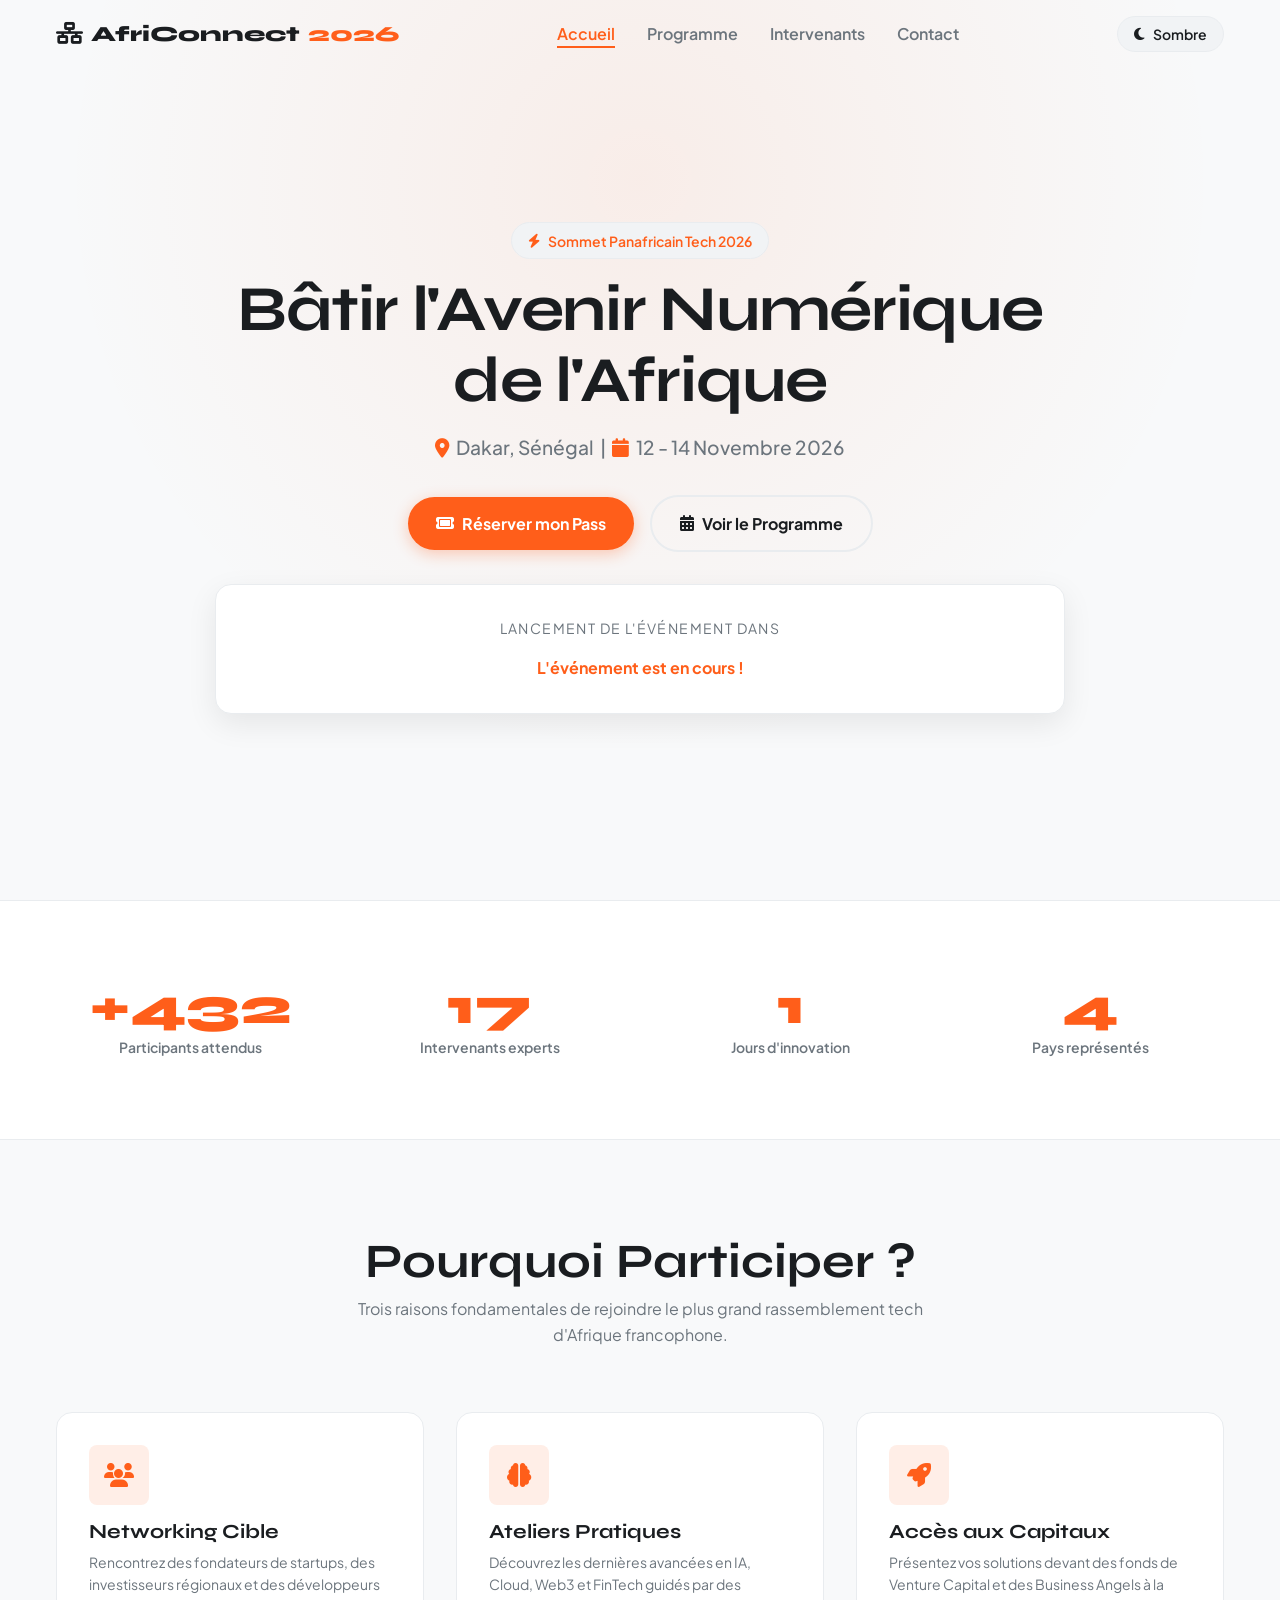
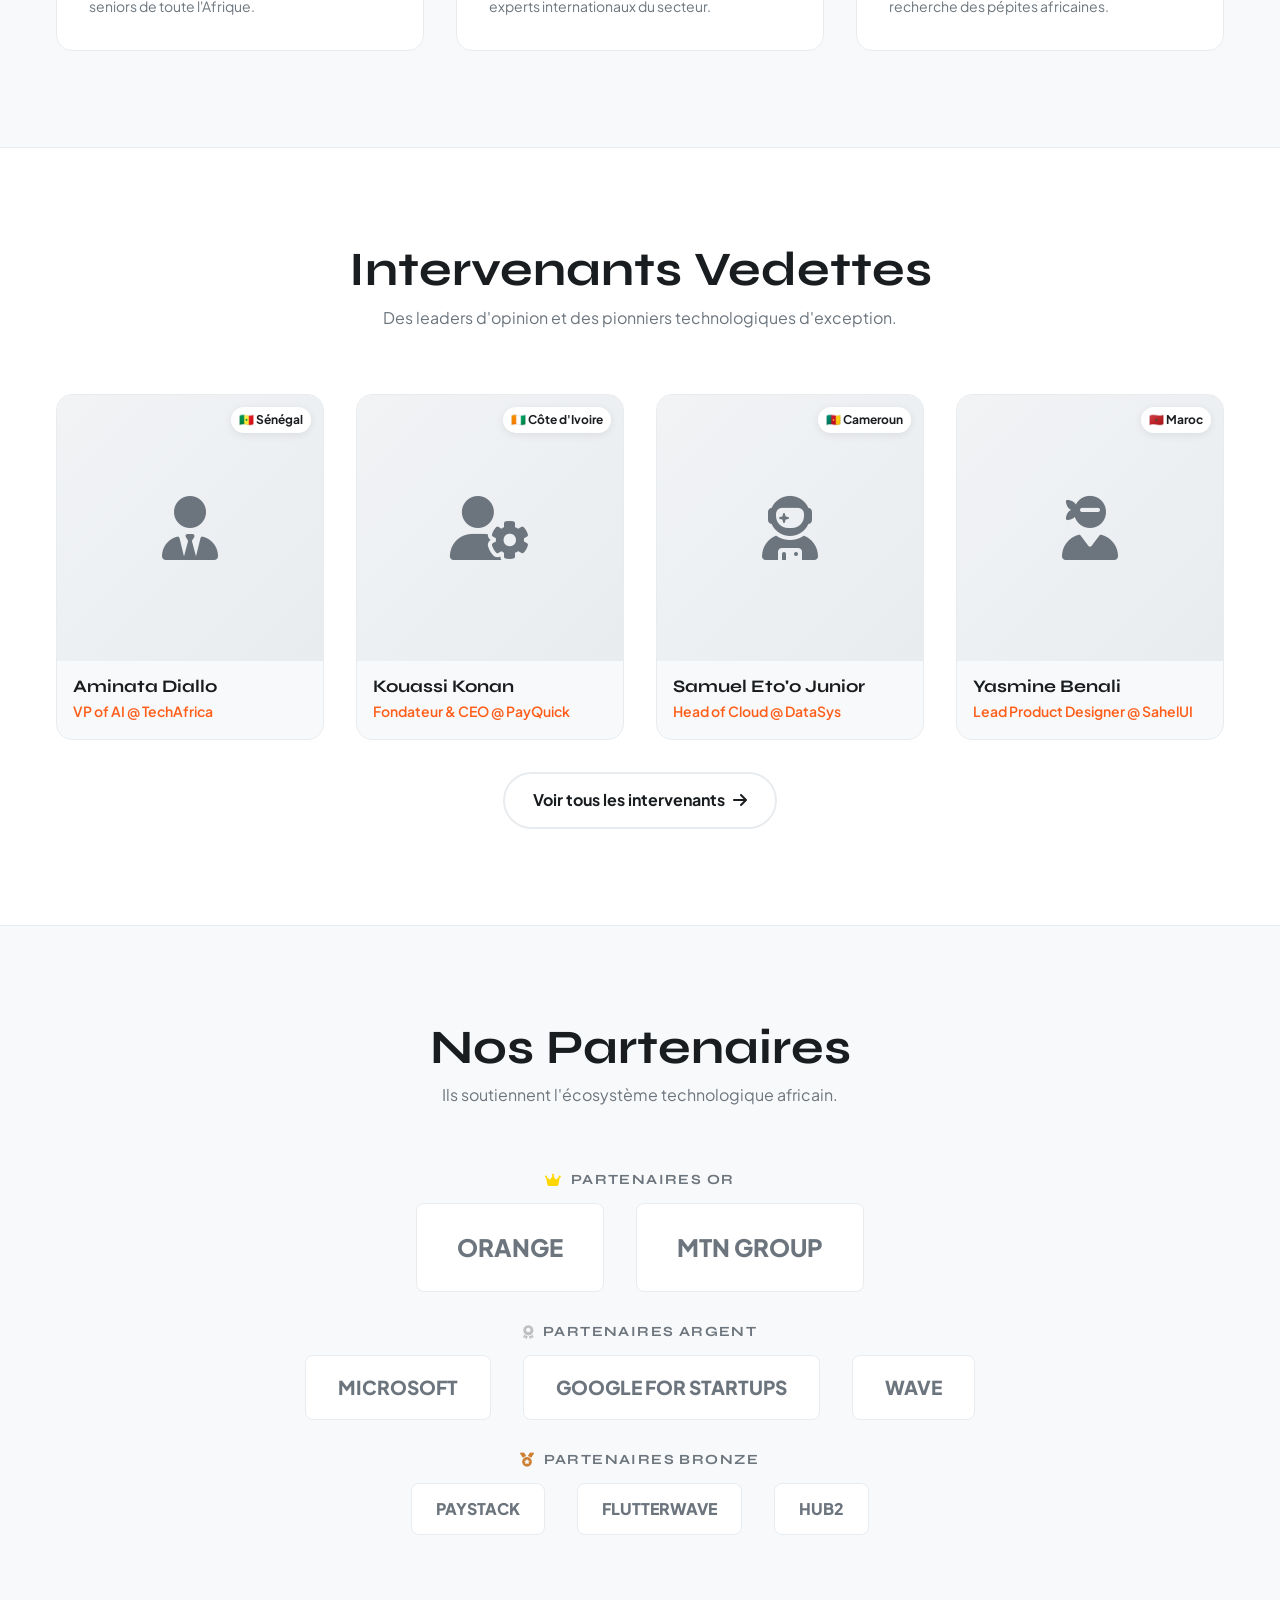
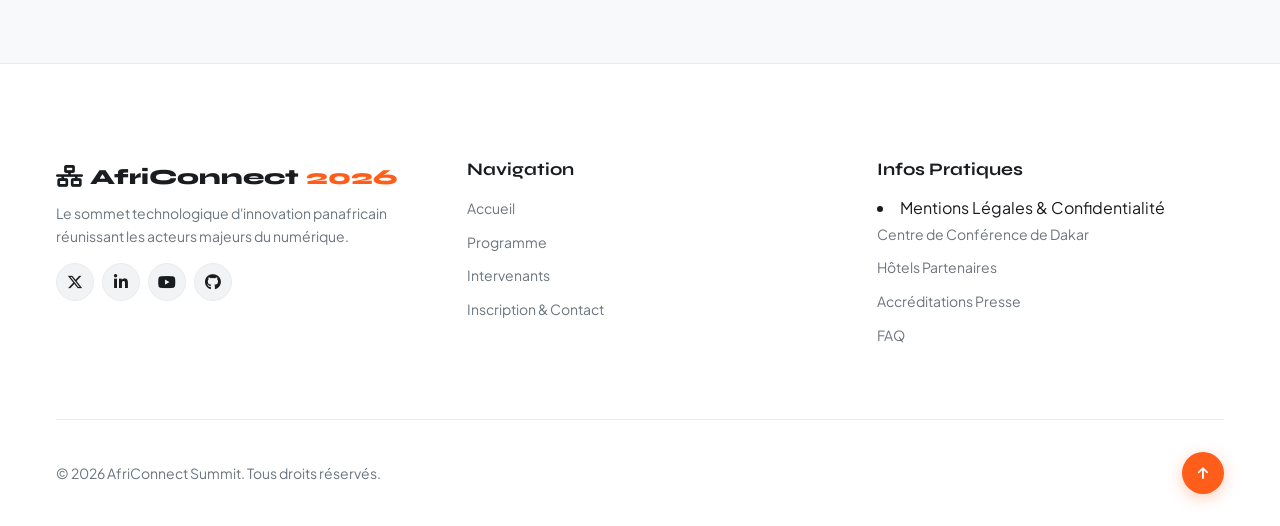
<file: index.html>
<!DOCTYPE html>
<html lang="fr" data-theme="light">
<head>
  <meta charset="UTF-8">
  <meta name="viewport" content="width=device-width, initial-scale=1.0">
  <title>AfriConnect Summit 2026 | Le sommet tech panafricain</title>
  <meta name="description" content="Le rendez-vous annuel des développeurs, entrepreneurs et investisseurs du continent africain.">
  
  <!-- Font Awesome -->
  <link rel="stylesheet" href="https://cdnjs.cloudflare.com/ajax/libs/font-awesome/6.5.1/css/all.min.css" integrity="sha512-DTOQO9RWCH3ppGqcWaEA1BIZOC6xxalwEsw9c2QQeAIftl+Vegovlnee1c9QX4TctnWMn13TZye+giMm8e2LwA==" crossorigin="anonymous" referrerpolicy="no-referrer" />
  
  <!-- CSS Global -->
  <link rel="stylesheet" href="css/style.css">
</head>
<body>

  <!-- NAVBAR -->
  <header class="header">
    <div class="container navbar">
      <a href="index.html" class="logo">
        <i class="fa-solid fa-network-wired"></i> AfriConnect <span>2026</span>
      </a>

      <nav>
        <ul id="nav-menu" class="nav-menu">
          <li><a href="index.html" class="nav-link active">Accueil</a></li>
          <li><a href="programme.html" class="nav-link">Programme</a></li>
          <li><a href="intervenant.html" class="nav-link">Intervenants</a></li>
          <li><a href="contact.html" class="nav-link">Contact</a></li>
        </ul>
      </nav>

      <div class="header-actions">
        <button id="theme-toggle" class="theme-toggle" aria-label="Changer de thème">
          <i id="theme-icon" class="fa-solid fa-moon"></i>
          <span id="theme-text">Sombre</span>
        </button>

        <button id="hamburger" class="hamburger" aria-label="Ouvrir le menu">
          <span></span>
          <span></span>
          <span></span>
        </button>
      </div>
    </div>
  </header>

  <main>
    <!-- SECTION HERO -->
    <section class="hero">
      <div class="container">
        <div class="hero-content">
          <div class="hero-badge">
            <i class="fa-solid fa-bolt"></i> Sommet Panafricain Tech 2026
          </div>
          
          <h1 class="hero-title">Bâtir l'Avenir Numérique de l'Afrique</h1>
          
          <p class="hero-subtitle">
            <i class="fa-solid fa-location-dot"></i> Dakar, Sénégal &nbsp;|&nbsp; 
            <i class="fa-solid fa-calendar"></i> 12 - 14 Novembre 2026
          </p>

          <div class="hero-cta">
            <a href="contact.html" class="btn btn-primary">
              <i class="fa-solid fa-ticket"></i> Réserver mon Pass
            </a>
            <a href="programme.html" class="btn btn-outline">
              <i class="fa-solid fa-calendar-days"></i> Voir le Programme
            </a>
          </div>

          <!-- COMPTE À REBOURS -->
          <div class="countdown-box">
            <p class="countdown-title">Lancement de l'événement dans</p>
            <div class="countdown-grid">
              <div class="countdown-item">
                <span id="days" class="countdown-number">00</span>
                <span class="countdown-label">Jours</span>
              </div>
              <div class="countdown-item">
                <span id="hours" class="countdown-number">00</span>
                <span class="countdown-label">Heures</span>
              </div>
              <div class="countdown-item">
                <span id="minutes" class="countdown-number">00</span>
                <span class="countdown-label">Minutes</span>
              </div>
              <div class="countdown-item">
                <span id="seconds" class="countdown-number">00</span>
                <span class="countdown-label">Secondes</span>
              </div>
            </div>
          </div>

        </div>
      </div>
    </section>

    <!-- SECTION CHIFFRES CLÉS -->
    <section class="stats-section">
      <div class="container">
        <div class="stats-grid">
          <div class="stat-card">
            <div class="stat-number" data-target="1200" data-prefix="+">0</div>
            <div class="stat-label">Participants attendus</div>
          </div>
          <div class="stat-card">
            <div class="stat-number" data-target="48" data-prefix="">0</div>
            <div class="stat-label">Intervenants experts</div>
          </div>
          <div class="stat-card">
            <div class="stat-number" data-target="3" data-prefix="">0</div>
            <div class="stat-label">Jours d'innovation</div>
          </div>
          <div class="stat-card">
            <div class="stat-number" data-target="12" data-prefix="">0</div>
            <div class="stat-label">Pays représentés</div>
          </div>
        </div>
      </div>
    </section>

    <!-- SECTION POURQUOI PARTICIPER -->
    <section class="features-section">
      <div class="container">
        <h2 class="section-title">Pourquoi Participer ?</h2>
        <p class="section-subtitle">Trois raisons fondamentales de rejoindre le plus grand rassemblement tech d'Afrique francophone.</p>

        <div class="features-grid">
          <article class="feature-card">
            <div class="feature-icon">
              <i class="fa-solid fa-users"></i>
            </div>
            <h3 class="feature-title">Networking Cible</h3>
            <p class="feature-text">Rencontrez des fondateurs de startups, des investisseurs régionaux et des développeurs seniors de toute l'Afrique.</p>
          </article>

          <article class="feature-card">
            <div class="feature-icon">
              <i class="fa-solid fa-brain"></i>
            </div>
            <h3 class="feature-title">Ateliers Pratiques</h3>
            <p class="feature-text">Découvrez les dernières avancées en IA, Cloud, Web3 et FinTech guidés par des experts internationaux du secteur.</p>
          </article>

          <article class="feature-card">
            <div class="feature-icon">
              <i class="fa-solid fa-rocket"></i>
            </div>
            <h3 class="feature-title">Accès aux Capitaux</h3>
            <p class="feature-text">Présentez vos solutions devant des fonds de Venture Capital et des Business Angels à la recherche des pépites africaines.</p>
          </article>
        </div>
      </div>
    </section>

    <!-- SECTION INTERVENANTS VEDETTES -->
    <section class="speakers-section">
      <div class="container">
        <h2 class="section-title">Intervenants Vedettes</h2>
        <p class="section-subtitle">Des leaders d'opinion et des pionniers technologiques d'exception.</p>

        <div class="speakers-grid">
          <article class="speaker-card">
            <div class="speaker-image-wrapper">
              <div class="speaker-avatar"><i class="fa-solid fa-user-tie"></i></div>
              <span class="speaker-flag">🇸🇳 Sénégal</span>
            </div>
            <div class="speaker-info">
              <h3 class="speaker-name">Aminata Diallo</h3>
              <p class="speaker-role">VP of AI @ TechAfrica</p>
            </div>
          </article>

          <article class="speaker-card">
            <div class="speaker-image-wrapper">
              <div class="speaker-avatar"><i class="fa-solid fa-user-gear"></i></div>
              <span class="speaker-flag">🇨🇮 Côte d'Ivoire</span>
            </div>
            <div class="speaker-info">
              <h3 class="speaker-name">Kouassi Konan</h3>
              <p class="speaker-role">Fondateur & CEO @ PayQuick</p>
            </div>
          </article>

          <article class="speaker-card">
            <div class="speaker-image-wrapper">
              <div class="speaker-avatar"><i class="fa-solid fa-user-astronaut"></i></div>
              <span class="speaker-flag">🇨🇲 Cameroun</span>
            </div>
            <div class="speaker-info">
              <h3 class="speaker-name">Samuel Eto'o Junior</h3>
              <p class="speaker-role">Head of Cloud @ DataSys</p>
            </div>
          </article>

          <article class="speaker-card">
            <div class="speaker-image-wrapper">
              <div class="speaker-avatar"><i class="fa-solid fa-user-ninja"></i></div>
              <span class="speaker-flag">🇲🇦 Maroc</span>
            </div>
            <div class="speaker-info">
              <h3 class="speaker-name">Yasmine Benali</h3>
              <p class="speaker-role">Lead Product Designer @ SahelUI</p>
            </div>
          </article>
        </div>

        <div class="speakers-cta">
          <a href="intervenants.html" class="btn btn-outline">
            Voir tous les intervenants <i class="fa-solid fa-arrow-right"></i>
          </a>
        </div>
      </div>
    </section>

    <!-- SECTION SPONSORS -->
    <section class="sponsors-section">
      <div class="container">
        <h2 class="section-title">Nos Partenaires</h2>
        <p class="section-subtitle">Ils soutiennent l'écosystème technologique africain.</p>

        <!-- Niveau Or -->
        <div class="sponsor-tier tier-gold">
          <h3 class="tier-title"><i class="fa-solid fa-crown" style="color: #FFD700;"></i> Partenaires Or</h3>
          <div class="sponsors-flex">
            <div class="sponsor-item">ORANGE</div>
            <div class="sponsor-item">MTN GROUP</div>
          </div>
        </div>

        <!-- Niveau Argent -->
        <div class="sponsor-tier tier-silver">
          <h3 class="tier-title"><i class="fa-solid fa-award" style="color: #C0C0C0;"></i> Partenaires Argent</h3>
          <div class="sponsors-flex">
            <div class="sponsor-item">MICROSOFT</div>
            <div class="sponsor-item">GOOGLE FOR STARTUPS</div>
            <div class="sponsor-item">WAVE</div>
          </div>
        </div>

        <!-- Niveau Bronze -->
        <div class="sponsor-tier tier-bronze">
          <h3 class="tier-title"><i class="fa-solid fa-medal" style="color: #CD7F32;"></i> Partenaires Bronze</h3>
          <div class="sponsors-flex">
            <div class="sponsor-item">PAYSTACK</div>
            <div class="sponsor-item">FLUTTERWAVE</div>
            <div class="sponsor-item">HUB2</div>
          </div>
        </div>
      </div>
    </section>
  </main>

  <!-- FOOTER -->
  <footer class="footer">
    <div class="container">
      <div class="footer-grid">
        <div class="footer-col">
          <a href="index.html" class="footer-logo">
            <i class="fa-solid fa-network-wired"></i> AfriConnect <span>2026</span>
          </a>
          <p class="footer-desc">Le sommet technologique d'innovation panafricain réunissant les acteurs majeurs du numérique.</p>
          <div class="footer-socials">
            <a href="#" class="social-link" aria-label="Twitter / X"><i class="fa-brands fa-x-twitter"></i></a>
            <a href="#" class="social-link" aria-label="LinkedIn"><i class="fa-brands fa-linkedin-in"></i></a>
            <a href="#" class="social-link" aria-label="YouTube"><i class="fa-brands fa-youtube"></i></a>
            <a href="#" class="social-link" aria-label="GitHub"><i class="fa-brands fa-github"></i></a>
          </div>
        </div>

        <div class="footer-col">
          <h4 class="footer-heading">Navigation</h4>
          <ul class="footer-links">
            <li><a href="index.html">Accueil</a></li>
            <li><a href="programme.html">Programme</a></li>
            <li><a href="intervenant.html">Intervenants</a></li>
            <li><a href="contact.html">Inscription & Contact</a></li>
          </ul>
        </div>

        <div class="footer-col">
          <h4 class="footer-heading">Infos Pratiques</h4>
          <li><a href="#" id="open-legal-modal">Mentions Légales & Confidentialité</a></li>
          <ul class="footer-links">
            <li><a href="#">Centre de Conférence de Dakar</a></li>
            <li><a href="#">Hôtels Partenaires</a></li>
            <li><a href="#">Accréditations Presse</a></li>
            <li><a href="#">FAQ</a></li>
          </ul>
        </div>
      </div>

      <div class="footer-bottom">
        <p>&copy; <span id="current-year"></span> AfriConnect Summit. Tous droits réservés.</p>
        <button id="back-to-top" class="back-to-top" aria-label="Retour en haut de page">
          <i class="fa-solid fa-arrow-up"></i>
        </button>
      </div>
    </div>
  </footer>

  <!-- MODALE MENTIONS LÉGALES -->
<div id="legal-modal" class="modal-overlay" aria-hidden="true">
  <div class="modal-card legal-modal">
    <button id="legal-modal-close" class="modal-close" aria-label="Fermer la modale">
      <i class="fa-solid fa-xmark"></i>
    </button>
    <div class="legal-content">
      <h2>Mentions Légales & Confidentialité</h2>
      
      <h3>1. Éditeur du site</h3>
      <p>Le site AfriConnect Summit 2026 est édité par le Comité d'Organisation AfriConnect, Dakar, Sénégal.</p>
      
      <h3>2. Protection des données personnelles</h3>
      <p>Conformément aux réglementations en vigueur, les informations collectées via le formulaire de contact sont strictement destinées à la gestion des inscriptions et ne seront jamais transmises à des tiers.</p>
      
      <h3>3. Propriété intellectuelle</h3>
      <p>L'ensemble des contenus (textes, visuels, logos) présents sur ce site est la propriété exclusive d'AfriConnect Summit.</p>
    </div>
  </div>
</div>

  <script src="js/main.js"></script>
</body>
</html>
</file>
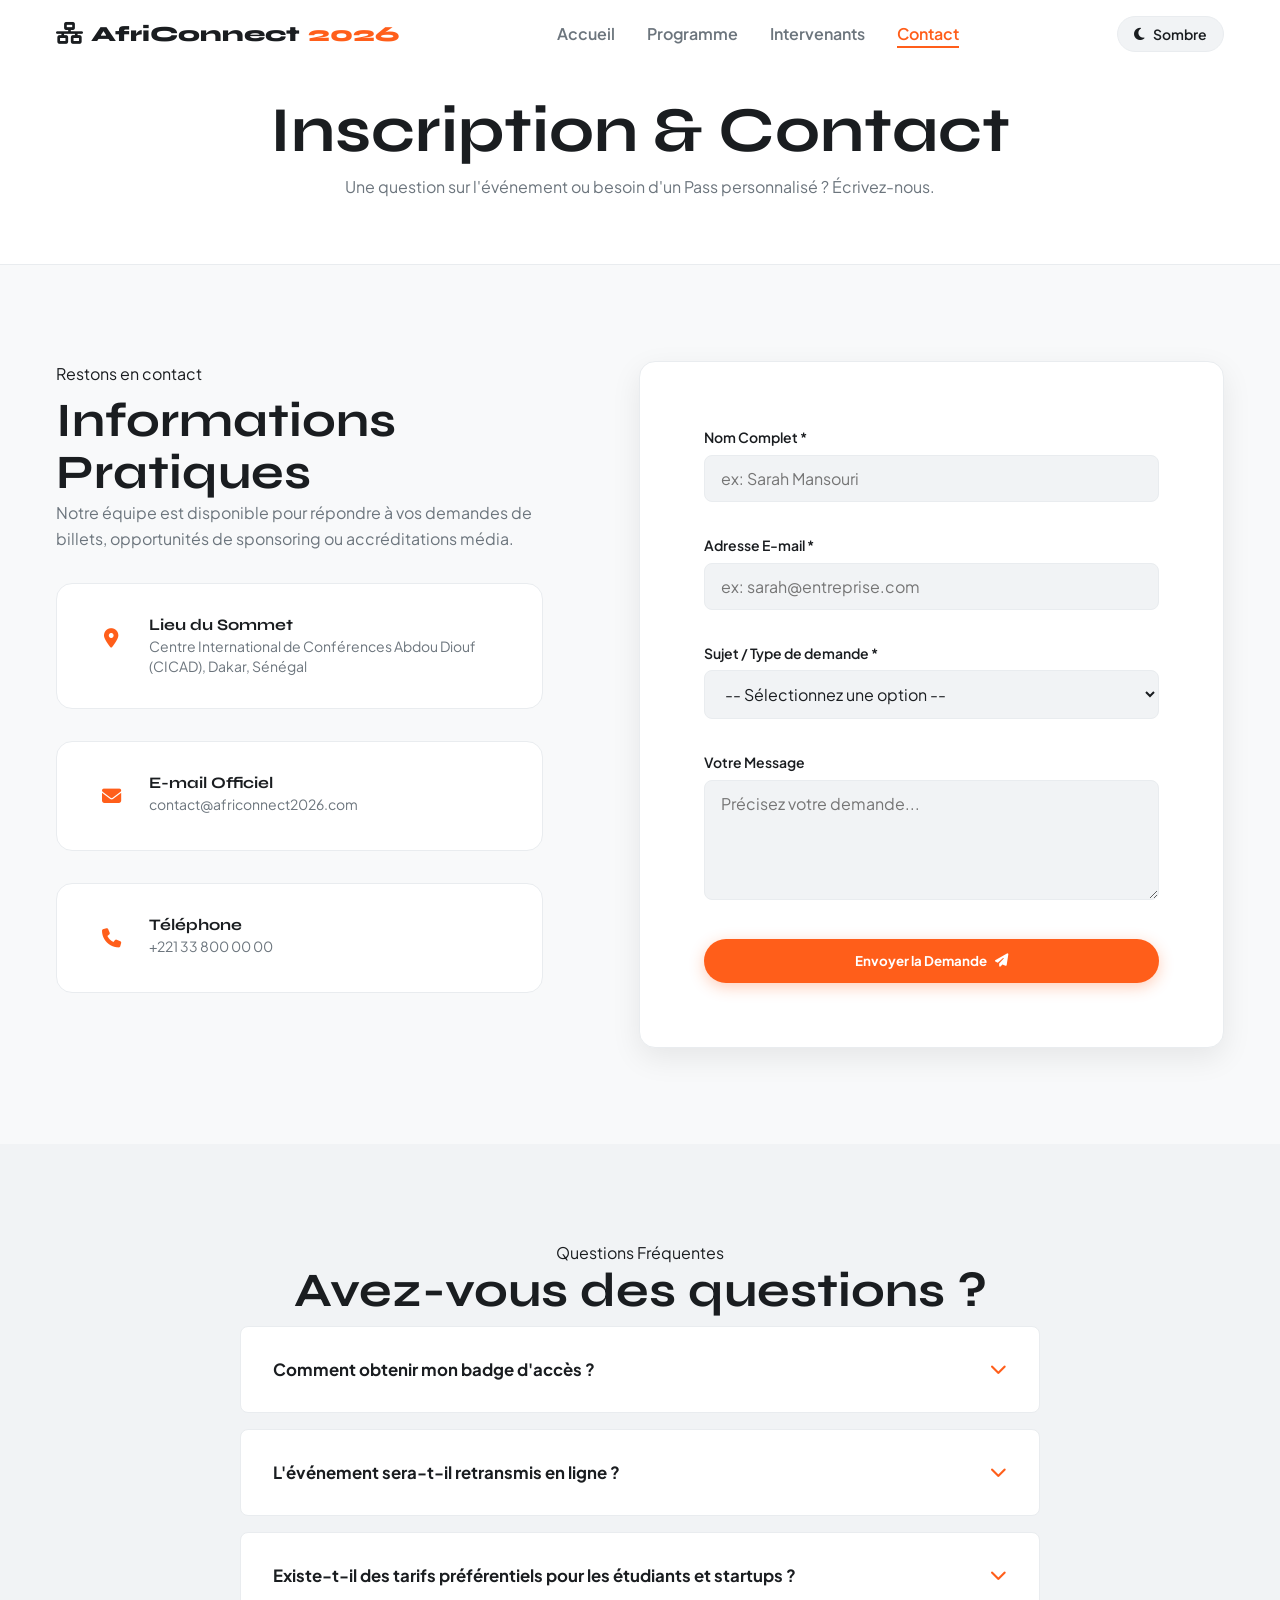
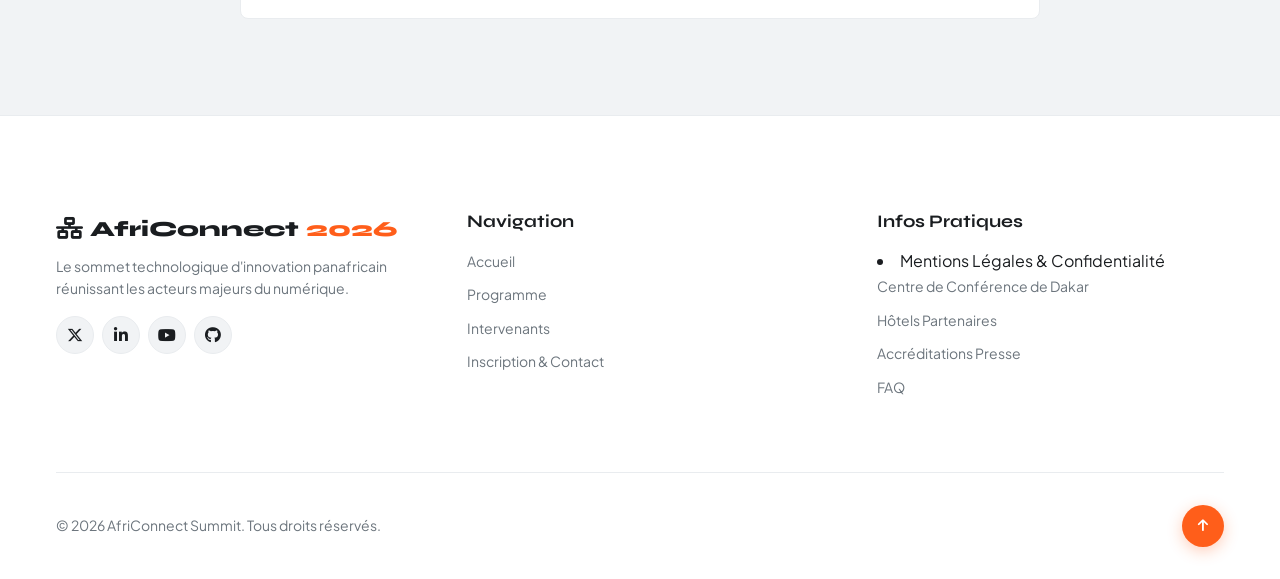
<file: contact.html>
<!DOCTYPE html>
<html lang="fr" data-theme="light">
<head>
  <meta charset="UTF-8">
  <meta name="viewport" content="width=device-width, initial-scale=1.0">
  <title>Inscription & Contact | AfriConnect Summit 2026</title>
  <meta name="description" content="Inscrivez-vous ou contactez l'équipe d'AfriConnect Summit 2026. réservations de pass, partenariats et informations.">
  
  <!-- Font Awesome -->
  <link rel="stylesheet" href="https://cdnjs.cloudflare.com/ajax/libs/font-awesome/6.5.1/css/all.min.css" integrity="sha512-DTOQO9RWCH3ppGqcWaEA1BIZOC6xxalwEsw9c2QQeAIftl+Vegovlnee1c9QX4TctnWMn13TZye+giMm8e2LwA==" crossorigin="anonymous" referrerpolicy="no-referrer" />
  
  <!-- CSS Global -->
  <link rel="stylesheet" href="css/style.css">
</head>
<body>

  <!-- NAVBAR -->
  <header class="header">
    <div class="container navbar">
      <a href="index.html" class="logo">
        <i class="fa-solid fa-network-wired"></i> AfriConnect <span>2026</span>
      </a>

      <nav>
        <ul id="nav-menu" class="nav-menu">
          <li><a href="index.html" class="nav-link">Accueil</a></li>
          <li><a href="programme.html" class="nav-link">Programme</a></li>
          <li><a href="intervenant.html" class="nav-link">Intervenants</a></li>
          <li><a href="contact.html" class="nav-link active">Contact</a></li>
        </ul>
      </nav>

      <div class="header-actions">
        <button id="theme-toggle" class="theme-toggle" aria-label="Changer de thème">
          <i id="theme-icon" class="fa-solid fa-moon"></i>
          <span id="theme-text">Sombre</span>
        </button>

        <button id="hamburger" class="hamburger" aria-label="Ouvrir le menu">
          <span></span>
          <span></span>
          <span></span>
        </button>
      </div>
    </div>
  </header>

  <main>
    <!-- PAGE HEADER -->
    <section class="page-header">
      <div class="container">
        <h1 class="page-title">Inscription & Contact</h1>
        <p class="page-description">Une question sur l'événement ou besoin d'un Pass personnalisé ? Écrivez-nous.</p>
      </div>
    </section>

    <!-- FORMULAIRE & INFORMATIONS -->
    <section class="contact-section">
      <div class="container contact-grid">
        
        <!-- INFOS PRATIQUES -->
        <div class="contact-info">
          <span class="section-tag">Restons en contact</span>
          <h2 style="margin-top: 0.5rem;">Informations Pratiques</h2>
          <p style="color: var(--text-secondary); margin-bottom: var(--space-md);">
            Notre équipe est disponible pour répondre à vos demandes de billets, opportunités de sponsoring ou accréditations média.
          </p>

          <div class="contact-info-list">
            <div class="contact-info-item">
              <div class="contact-info-icon">
                <i class="fa-solid fa-location-dot"></i>
              </div>
              <div class="contact-info-text">
                <h4>Lieu du Sommet</h4>
                <p>Centre International de Conférences Abdou Diouf (CICAD), Dakar, Sénégal</p>
              </div>
            </div>

            <div class="contact-info-item">
              <div class="contact-info-icon">
                <i class="fa-solid fa-envelope"></i>
              </div>
              <div class="contact-info-text">
                <h4>E-mail Officiel</h4>
                <p>contact@africonnect2026.com</p>
              </div>
            </div>

            <div class="contact-info-item">
              <div class="contact-info-icon">
                <i class="fa-solid fa-phone"></i>
              </div>
              <div class="contact-info-text">
                <h4>Téléphone</h4>
                <p>+221 33 800 00 00</p>
              </div>
            </div>
          </div>
        </div>

        <!-- CARD FORMULAIRE -->
        <div class="form-card">
          <div id="form-success" class="alert-success" style="display: none;">
            <i class="fa-solid fa-circle-check"></i>
            <span>Votre message a été envoyé avec succès ! Nous vous répondrons sous 24h.</span>
          </div>

          <form id="contact-form" novalidate>
            <div class="form-group">
              <label for="fullname">Nom Complet *</label>
              <input type="text" id="fullname" class="form-control" placeholder="ex: Sarah Mansouri">
              <span class="form-error-msg">Veuillez saisir votre nom.</span>
            </div>

            <div class="form-group">
              <label for="email">Adresse E-mail *</label>
              <input type="email" id="email" class="form-control" placeholder="ex: sarah@entreprise.com">
              <span class="form-error-msg">Veuillez saisir un e-mail valide.</span>
            </div>

            <div class="form-group">
              <label for="subject">Sujet / Type de demande *</label>
              <select id="subject" class="form-control">
                <option value="">-- Sélectionnez une option --</option>
                <option value="ticket">Achat de Pass / Billeterie</option>
                <option value="sponsor">Devenir Sponsor / Partenaire</option>
                <option value="press">Presse & Médias</option>
                <option value="other">Autre question</option>
              </select>
              <span class="form-error-msg">Veuillez sélectionner un sujet.</span>
            </div>

            <div class="form-group">
              <label for="message">Votre Message</label>
              <textarea id="message" class="form-control" placeholder="Précisez votre demande..."></textarea>
            </div>

            <button type="submit" class="btn btn-primary" style="width: 100%;">
              Envoyer la Demande <i class="fa-solid fa-paper-plane"></i>
            </button>
          </form>
        </div>

      </div>
    </section>

    <!-- SECTION FAQ (ACCORDÉON) -->
    <section class="faq-section">
      <div class="container">
        <div class="section-title text-center">
          <span class="section-tag">Questions Fréquentes</span>
          <h2>Avez-vous des questions ?</h2>
        </div>

        <div class="faq-container">
          
          <div class="faq-item">
            <button class="faq-question">
              <span>Comment obtenir mon badge d'accès ?</span>
              <i class="fa-solid fa-chevron-down faq-icon"></i>
            </button>
            <div class="faq-answer">
              <p>Une fois votre inscription validée en ligne, un QR Code personnalisé vous sera envoyé par email. Il vous suffira de le présenter à l'entrée du CICAD pour retirer votre badge physique.</p>
            </div>
          </div>

          <div class="faq-item">
            <button class="faq-question">
              <span>L'événement sera-t-il retransmis en ligne ?</span>
              <i class="fa-solid fa-chevron-down faq-icon"></i>
            </button>
            <div class="faq-answer">
              <p>Oui ! Les sessions plénières et keynotes principales seront diffusées en streaming direct pour les détenteurs du Pass Digital.</p>
            </div>
          </div>

          <div class="faq-item">
            <button class="faq-question">
              <span>Existe-t-il des tarifs préférentiels pour les étudiants et startups ?</span>
              <i class="fa-solid fa-chevron-down faq-icon"></i>
            </button>
            <div class="faq-answer">
              <p>Absolument. Nous proposons une réduction de 50% pour les étudiants (sur justification) et un Pass Startup avantageux. Contactez-nous via le formulaire ci-dessus.</p>
            </div>
          </div>

        </div>
      </div>
    </section>
  </main>

  <!-- FOOTER -->
  <footer class="footer">
    <div class="container">
      <div class="footer-grid">
        <div class="footer-col">
          <a href="index.html" class="footer-logo">
            <i class="fa-solid fa-network-wired"></i> AfriConnect <span>2026</span>
          </a>
          <p class="footer-desc">Le sommet technologique d'innovation panafricain réunissant les acteurs majeurs du numérique.</p>
          <div class="footer-socials">
            <a href="#" class="social-link" aria-label="Twitter / X"><i class="fa-brands fa-x-twitter"></i></a>
            <a href="#" class="social-link" aria-label="LinkedIn"><i class="fa-brands fa-linkedin-in"></i></a>
            <a href="#" class="social-link" aria-label="YouTube"><i class="fa-brands fa-youtube"></i></a>
            <a href="#" class="social-link" aria-label="GitHub"><i class="fa-brands fa-github"></i></a>
          </div>
        </div>

        <div class="footer-col">
          <h4 class="footer-heading">Navigation</h4>
          <ul class="footer-links">
            <li><a href="index.html">Accueil</a></li>
            <li><a href="programme.html">Programme</a></li>
            <li><a href="intervenant.html">Intervenants</a></li>
            <li><a href="contact.html">Inscription & Contact</a></li>
          </ul>
        </div>

        <div class="footer-col">
          <h4 class="footer-heading">Infos Pratiques</h4>
          <li><a href="#" id="open-legal-modal">Mentions Légales & Confidentialité</a></li>
          <ul class="footer-links">
            <li><a href="#">Centre de Conférence de Dakar</a></li>
            <li><a href="#">Hôtels Partenaires</a></li>
            <li><a href="#">Accréditations Presse</a></li>
            <li><a href="#">FAQ</a></li>
          </ul>
        </div>
      </div>

      <div class="footer-bottom">
        <p>&copy; <span id="current-year"></span> AfriConnect Summit. Tous droits réservés.</p>
        <button id="back-to-top" class="back-to-top" aria-label="Retour en haut de page">
          <i class="fa-solid fa-arrow-up"></i>
        </button>
      </div>
    </div>
  </footer>

  <script src="js/main.js"></script>
</body>
</html>
</file>
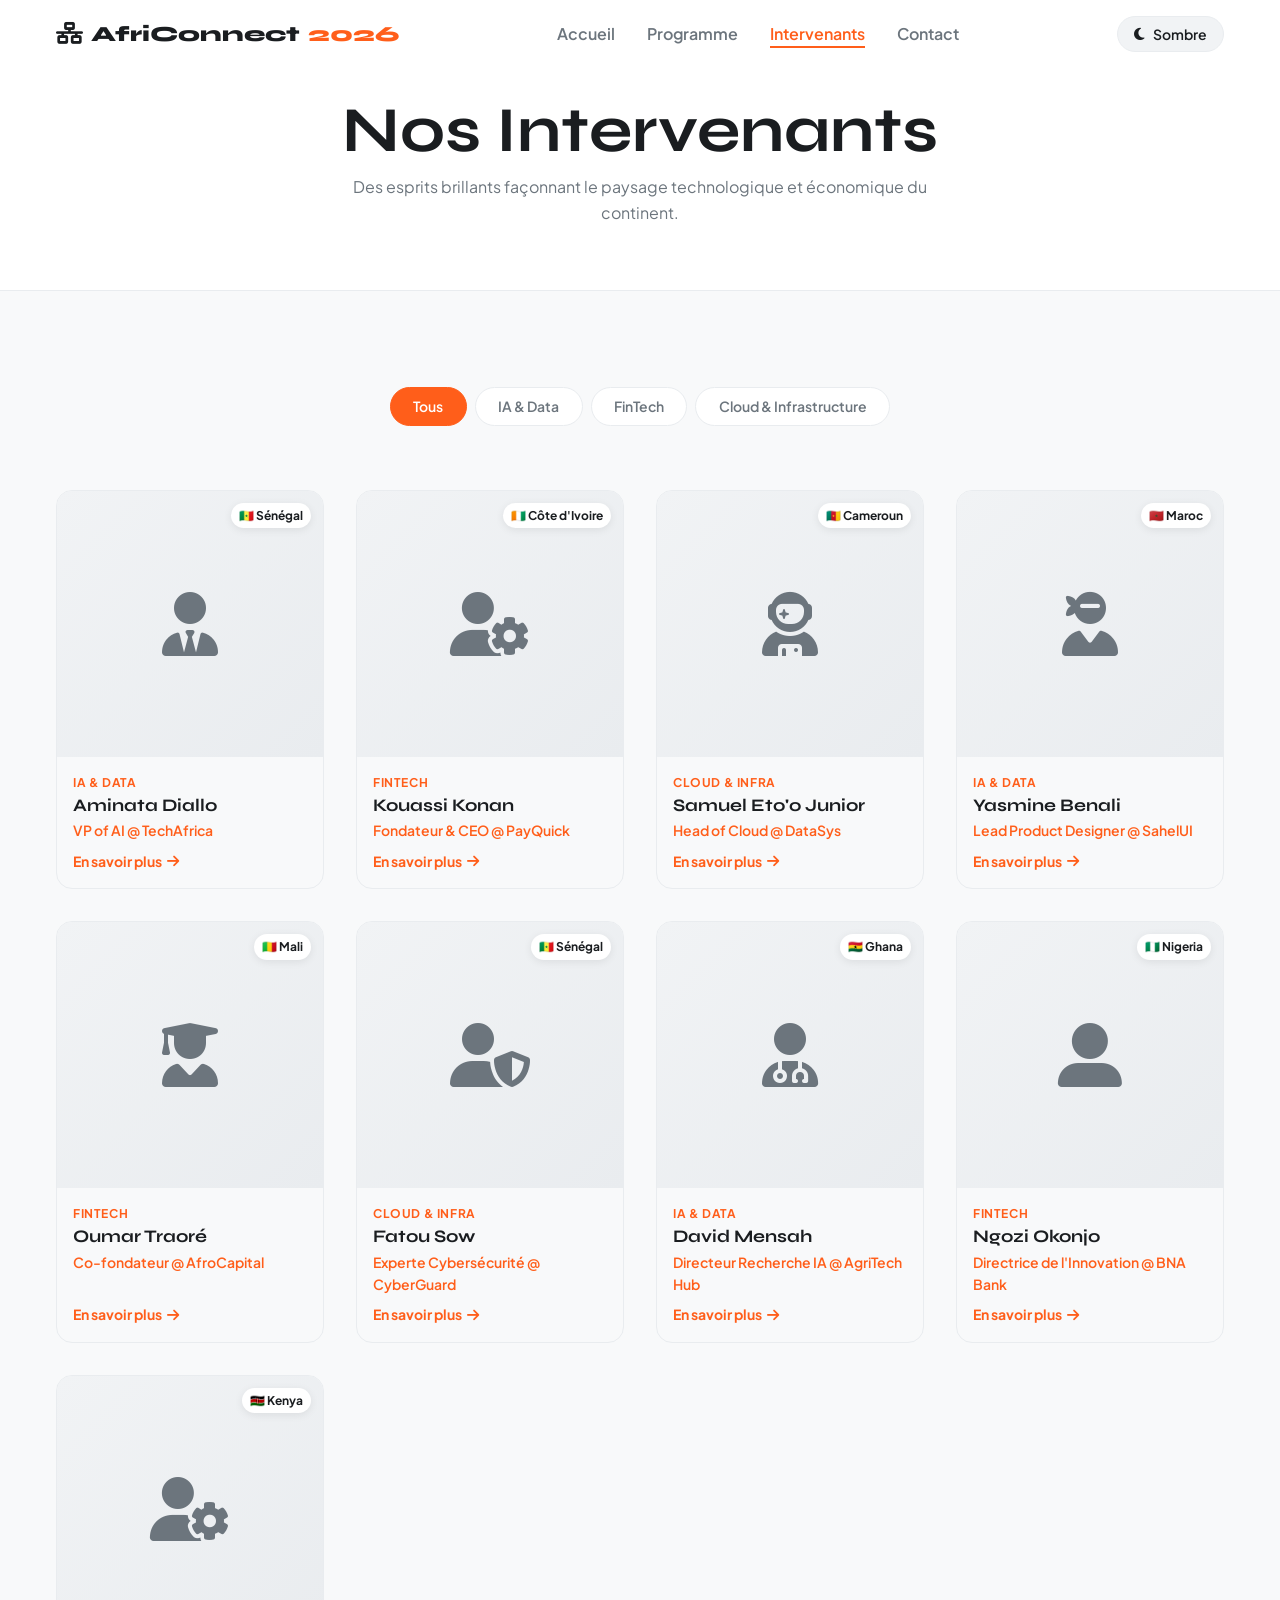
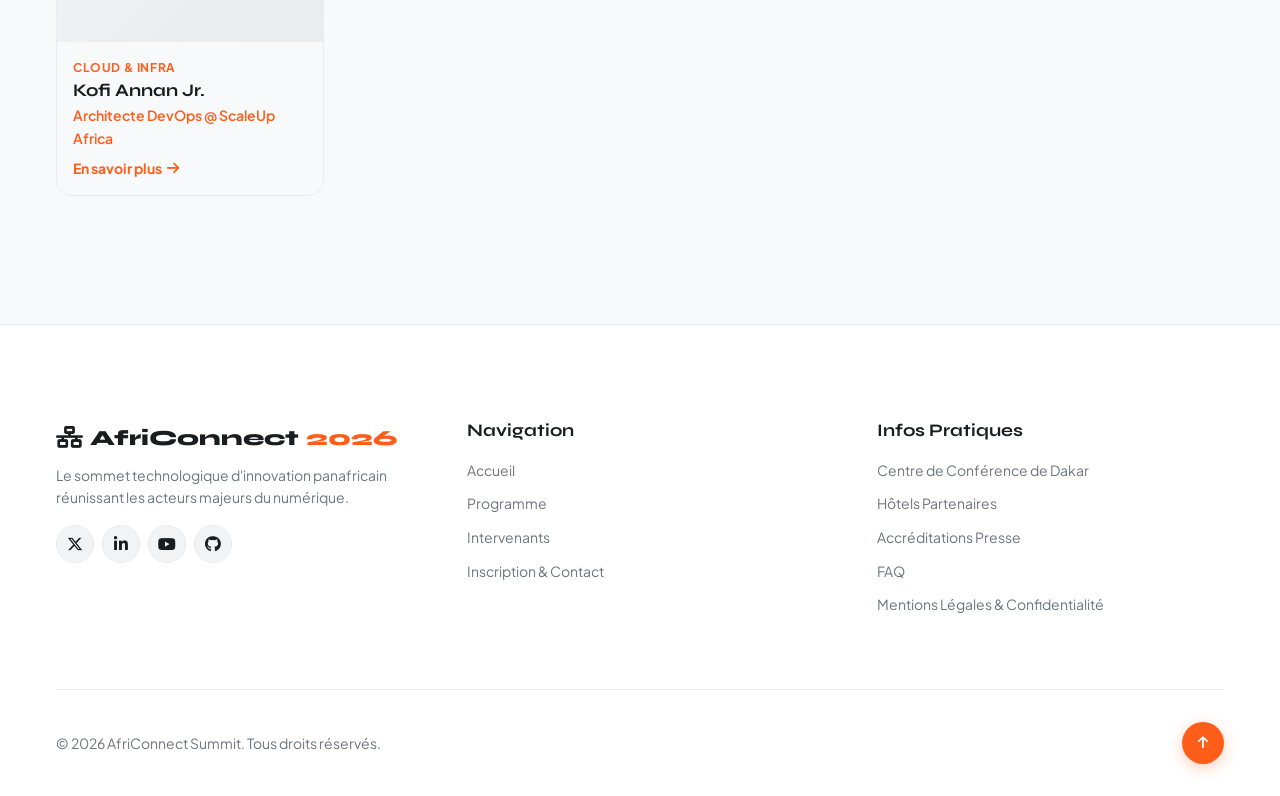
<file: intervenant.html>
<!DOCTYPE html>
<html lang="fr" data-theme="light">
<head>
  <meta charset="UTF-8">
  <meta name="viewport" content="width=device-width, initial-scale=1.0">
  <title>Intervenants | AfriConnect Summit 2026</title>
  <meta name="description" content="Découvrez les 9 experts, fondateurs et chercheurs qui prendront la parole à AfriConnect Summit 2026.">
  
  <!-- Font Awesome -->
  <link rel="stylesheet" href="https://cdnjs.cloudflare.com/ajax/libs/font-awesome/6.5.1/css/all.min.css" integrity="sha512-DTOQO9RWCH3ppGqcWaEA1BIZOC6xxalwEsw9c2QQeAIftl+Vegovlnee1c9QX4TctnWMn13TZye+giMm8e2LwA==" crossorigin="anonymous" referrerpolicy="no-referrer" />
  
  <!-- CSS Global -->
  <link rel="stylesheet" href="css/style.css">
</head>
<body>

  <!-- NAVBAR -->
  <header class="header">
    <div class="container navbar">
      <a href="index.html" class="logo">
        <i class="fa-solid fa-network-wired"></i> AfriConnect <span>2026</span>
      </a>

      <nav>
        <ul id="nav-menu" class="nav-menu">
          <li><a href="index.html" class="nav-link">Accueil</a></li>
          <li><a href="programme.html" class="nav-link">Programme</a></li>
          <li><a href="intervenants.html" class="nav-link active">Intervenants</a></li>
          <li><a href="contact.html" class="nav-link">Contact</a></li>
        </ul>
      </nav>

      <div class="header-actions">
        <button id="theme-toggle" class="theme-toggle" aria-label="Changer de thème">
          <i id="theme-icon" class="fa-solid fa-moon"></i>
          <span id="theme-text">Sombre</span>
        </button>

        <button id="hamburger" class="hamburger" aria-label="Ouvrir le menu">
          <span></span>
          <span></span>
          <span></span>
        </button>
      </div>
    </div>
  </header>

  <main>
    <!-- PAGE HEADER -->
    <section class="page-header">
      <div class="container">
        <h1 class="page-title">Nos Intervenants</h1>
        <p class="page-description">Des esprits brillants façonnant le paysage technologique et économique du continent.</p>
      </div>
    </section>

    <!-- SECTION INTERVENANTS & FILTRES -->
    <section class="speakers-page-section">
      <div class="container">
        
        <!-- BOUTONS DE FILTRAGE -->
        <div class="filter-container">
          <button class="filter-btn active" data-filter="all">Tous</button>
          <button class="filter-btn" data-filter="ai">IA & Data</button>
          <button class="filter-btn" data-filter="fintech">FinTech</button>
          <button class="filter-btn" data-filter="cloud">Cloud & Infrastructure</button>
        </div>

        <!-- GRILLE DE CARTES (9 INTERVENANTS) -->
        <div class="speakers-grid">
          
          <!-- Speaker 1 (IA) -->
          <article class="speaker-card speaker-card-full" 
                   data-category="ai"
                   data-name="Aminata Diallo" 
                   data-role="VP of AI @ TechAfrica"
                   data-bio="Aminata Diallo possède plus de 15 ans d'expérience dans la recherche en Intelligence Artificielle. Pionnière du NLP pour les langues africaines à faible ressource, elle dirige actuellement les initiatives IA chez TechAfrica.">
            <div class="speaker-image-wrapper">
              <div class="speaker-avatar"><i class="fa-solid fa-user-tie"></i></div>
              <span class="speaker-flag">🇸🇳 Sénégal</span>
            </div>
            <div class="speaker-info">
              <span class="speaker-topic-tag">IA & Data</span>
              <h3 class="speaker-name">Aminata Diallo</h3>
              <p class="speaker-role">VP of AI @ TechAfrica</p>
              <div class="speaker-btn-more">
                En savoir plus <i class="fa-solid fa-arrow-right"></i>
              </div>
            </div>
          </article>

          <!-- Speaker 2 (FinTech) -->
          <article class="speaker-card speaker-card-full" 
                   data-category="fintech"
                   data-name="Kouassi Konan" 
                   data-role="Fondateur & CEO @ PayQuick"
                   data-bio="Entrepreneur en série, Kouassi Konan a démocratisé les paiements en ligne dans toute la région UEMOA avec la plateforme PayQuick, traitant plus de 5 millions de transactions mensuelles.">
            <div class="speaker-image-wrapper">
              <div class="speaker-avatar"><i class="fa-solid fa-user-gear"></i></div>
              <span class="speaker-flag">🇨🇮 Côte d'Ivoire</span>
            </div>
            <div class="speaker-info">
              <span class="speaker-topic-tag">FinTech</span>
              <h3 class="speaker-name">Kouassi Konan</h3>
              <p class="speaker-role">Fondateur & CEO @ PayQuick</p>
              <div class="speaker-btn-more">
                En savoir plus <i class="fa-solid fa-arrow-right"></i>
              </div>
            </div>
          </article>

          <!-- Speaker 3 (Cloud) -->
          <article class="speaker-card speaker-card-full" 
                   data-category="cloud"
                   data-name="Samuel Eto'o Junior" 
                   data-role="Head of Cloud @ DataSys"
                   data-bio="Ingénieur système certifié AWS et Azure, Samuel conseille les grandes banques et institutions africaines sur la migration Cloud sécurisée et les architectures résilientes.">
            <div class="speaker-image-wrapper">
              <div class="speaker-avatar"><i class="fa-solid fa-user-astronaut"></i></div>
              <span class="speaker-flag">🇨🇲 Cameroun</span>
            </div>
            <div class="speaker-info">
              <span class="speaker-topic-tag">Cloud & Infra</span>
              <h3 class="speaker-name">Samuel Eto'o Junior</h3>
              <p class="speaker-role">Head of Cloud @ DataSys</p>
              <div class="speaker-btn-more">
                En savoir plus <i class="fa-solid fa-arrow-right"></i>
              </div>
            </div>
          </article>

          <!-- Speaker 4 (IA) -->
          <article class="speaker-card speaker-card-full" 
                   data-category="ai"
                   data-name="Yasmine Benali" 
                   data-role="Lead Product Designer @ SahelUI"
                   data-bio="Yasmine est spécialisée dans l'accessibilité UX/UI pour les applications mobiles destinées aux zones rurales à connectivité limitée. Elle milite pour un design universel et inclusif.">
            <div class="speaker-image-wrapper">
              <div class="speaker-avatar"><i class="fa-solid fa-user-ninja"></i></div>
              <span class="speaker-flag">🇲🇦 Maroc</span>
            </div>
            <div class="speaker-info">
              <span class="speaker-topic-tag">IA & Data</span>
              <h3 class="speaker-name">Yasmine Benali</h3>
              <p class="speaker-role">Lead Product Designer @ SahelUI</p>
              <div class="speaker-btn-more">
                En savoir plus <i class="fa-solid fa-arrow-right"></i>
              </div>
            </div>
          </article>

          <!-- Speaker 5 (FinTech) -->
          <article class="speaker-card speaker-card-full" 
                   data-category="fintech"
                   data-name="Oumar Traoré" 
                   data-role="Co-fondateur @ AfroCapital"
                   data-bio="Spécialiste du Capital-Risque, Oumar investit activement dans la nouvelle génération de startups FinTech et AgriTech en Afrique de l'Ouest.">
            <div class="speaker-image-wrapper">
              <div class="speaker-avatar"><i class="fa-solid fa-user-graduate"></i></div>
              <span class="speaker-flag">🇲🇱 Mali</span>
            </div>
            <div class="speaker-info">
              <span class="speaker-topic-tag">FinTech</span>
              <h3 class="speaker-name">Oumar Traoré</h3>
              <p class="speaker-role">Co-fondateur @ AfroCapital</p>
              <div class="speaker-btn-more">
                En savoir plus <i class="fa-solid fa-arrow-right"></i>
              </div>
            </div>
          </article>

          <!-- Speaker 6 (Cloud) -->
          <article class="speaker-card speaker-card-full" 
                   data-category="cloud"
                   data-name="Fatou Sow" 
                   data-role="Experte Cybersécurité @ CyberGuard"
                   data-bio="Fatou accompagne les entreprises panafricaines dans la sécurisation de leurs infrastructures critiques contre les cyberattaques et dans la conformité RGPD.">
            <div class="speaker-image-wrapper">
              <div class="speaker-avatar"><i class="fa-solid fa-user-shield"></i></div>
              <span class="speaker-flag">🇸🇳 Sénégal</span>
            </div>
            <div class="speaker-info">
              <span class="speaker-topic-tag">Cloud & Infra</span>
              <h3 class="speaker-name">Fatou Sow</h3>
              <p class="speaker-role">Experte Cybersécurité @ CyberGuard</p>
              <div class="speaker-btn-more">
                En savoir plus <i class="fa-solid fa-arrow-right"></i>
              </div>
            </div>
          </article>

          <!-- Speaker 7 (IA) -->
          <article class="speaker-card speaker-card-full" 
                   data-category="ai"
                   data-name="David Mensah" 
                   data-role="Directeur Recherche IA @ AgriTech Hub"
                   data-bio="David conçoit des modèles d'IA prédictive et d'imagerie satellite pour aider les agriculteurs africains à anticiper les sécheresses et optimiser leurs rendements.">
            <div class="speaker-image-wrapper">
              <div class="speaker-avatar"><i class="fa-solid fa-user-doctor"></i></div>
              <span class="speaker-flag">🇬🇭 Ghana</span>
            </div>
            <div class="speaker-info">
              <span class="speaker-topic-tag">IA & Data</span>
              <h3 class="speaker-name">David Mensah</h3>
              <p class="speaker-role">Directeur Recherche IA @ AgriTech Hub</p>
              <div class="speaker-btn-more">
                En savoir plus <i class="fa-solid fa-arrow-right"></i>
              </div>
            </div>
          </article>

          <!-- Speaker 8 (FinTech) -->
          <article class="speaker-card speaker-card-full" 
                   data-category="fintech"
                   data-name="Ngozi Okonjo" 
                   data-role="Directrice de l'Innovation @ BNA Bank"
                   data-bio="Ngozi mène la transformation digitale des services bancaires traditionnels grâce à l'intégration de la technologie Blockchain et de la finance décentralisée.">
            <div class="speaker-image-wrapper">
              <div class="speaker-avatar"><i class="fa-solid fa-user-large"></i></div>
              <span class="speaker-flag">🇳🇬 Nigeria</span>
            </div>
            <div class="speaker-info">
              <span class="speaker-topic-tag">FinTech</span>
              <h3 class="speaker-name">Ngozi Okonjo</h3>
              <p class="speaker-role">Directrice de l'Innovation @ BNA Bank</p>
              <div class="speaker-btn-more">
                En savoir plus <i class="fa-solid fa-arrow-right"></i>
              </div>
            </div>
          </article>

          <!-- Speaker 9 (Cloud) -->
          <article class="speaker-card speaker-card-full" 
                   data-category="cloud"
                   data-name="Kofi Annan Jr." 
                   data-role="Architecte DevOps @ ScaleUp Africa"
                   data-bio="Spécialiste de l'automatisation CI/CD et des conteneurs, Kofi aide les startups à forte croissance à maintenir une disponibilité réseau de 99.99%.">
            <div class="speaker-image-wrapper">
              <div class="speaker-avatar"><i class="fa-solid fa-user-gear"></i></div>
              <span class="speaker-flag">🇰🇪 Kenya</span>
            </div>
            <div class="speaker-info">
              <span class="speaker-topic-tag">Cloud & Infra</span>
              <h3 class="speaker-name">Kofi Annan Jr.</h3>
              <p class="speaker-role">Architecte DevOps @ ScaleUp Africa</p>
              <div class="speaker-btn-more">
                En savoir plus <i class="fa-solid fa-arrow-right"></i>
              </div>
            </div>
          </article>

        </div>
      </div>
    </section>
  </main>

  <!-- FENÊTRE MODALE POP-UP DE BIOGRAPHIE DE L'INTERVENANT -->
  <div id="speaker-modal" class="modal-overlay" role="dialog" aria-modal="true">
    <div class="modal-container">
      <button id="modal-close" class="modal-close" aria-label="Fermer la fenêtre">
        <i class="fa-solid fa-xmark"></i>
      </button>

      <div class="modal-content">
        <div class="modal-header">
          <div class="modal-avatar">
            <i class="fa-solid fa-user"></i>
          </div>
          <div class="modal-title-group">
            <h3 id="modal-speaker-name">Nom de l'intervenant</h3>
            <p id="modal-speaker-role" class="modal-role">Rôle / Entreprise</p>
          </div>
        </div>

        <p id="modal-speaker-bio" class="modal-bio">
          Chargement de la biographie...
        </p>

        <div class="modal-footer">
          <span style="font-size: 0.85rem; color: var(--text-secondary);">Retrouvez ses sessions lors du sommet</span>
          <div class="modal-socials">
            <a href="#" class="social-link" aria-label="LinkedIn"><i class="fa-brands fa-linkedin-in"></i></a>
            <a href="#" class="social-link" aria-label="Twitter"><i class="fa-brands fa-x-twitter"></i></a>
          </div>
        </div>
      </div>
    </div>
  </div>

  <!-- MODALE MENTIONS LÉGALES -->
  <div id="legal-modal" class="modal-overlay" aria-hidden="true">
    <div class="modal-card legal-modal">
      <button id="legal-modal-close" class="modal-close" aria-label="Fermer la modale">
        <i class="fa-solid fa-xmark"></i>
      </button>
      <div class="legal-content">
        <h2>Mentions Légales & Confidentialité</h2>
        
        <h3>1. Éditeur du site</h3>
        <p>Le site AfriConnect Summit 2026 est édité par le Comité d'Organisation AfriConnect, Dakar, Sénégal.</p>
        
        <h3>2. Protection des données personnelles</h3>
        <p>Conformément aux réglementations en vigueur, les informations collectées via le formulaire de contact sont strictement destinées à la gestion des inscriptions et ne seront jamais transmises à des tiers.</p>
        
        <h3>3. Propriété intellectuelle</h3>
        <p>L'ensemble des contenus (textes, visuels, logos) présents sur ce site est la propriété exclusive d'AfriConnect Summit.</p>
      </div>
    </div>
  </div>

  <!-- FOOTER -->
  <footer class="footer">
    <div class="container">
      <div class="footer-grid">
        <div class="footer-col">
          <a href="index.html" class="footer-logo">
            <i class="fa-solid fa-network-wired"></i> AfriConnect <span>2026</span>
          </a>
          <p class="footer-desc">Le sommet technologique d'innovation panafricain réunissant les acteurs majeurs du numérique.</p>
          <div class="footer-socials">
            <a href="#" class="social-link" aria-label="Twitter / X"><i class="fa-brands fa-x-twitter"></i></a>
            <a href="#" class="social-link" aria-label="LinkedIn"><i class="fa-brands fa-linkedin-in"></i></a>
            <a href="#" class="social-link" aria-label="YouTube"><i class="fa-brands fa-youtube"></i></a>
            <a href="#" class="social-link" aria-label="GitHub"><i class="fa-brands fa-github"></i></a>
          </div>
        </div>

        <div class="footer-col">
          <h4 class="footer-heading">Navigation</h4>
          <ul class="footer-links">
            <li><a href="index.html">Accueil</a></li>
            <li><a href="programme.html">Programme</a></li>
            <li><a href="intervenants.html">Intervenants</a></li>
            <li><a href="contact.html">Inscription & Contact</a></li>
          </ul>
        </div>

        <div class="footer-col">
          <h4 class="footer-heading">Infos Pratiques</h4>
          <ul class="footer-links">
            <li><a href="#">Centre de Conférence de Dakar</a></li>
            <li><a href="#">Hôtels Partenaires</a></li>
            <li><a href="#">Accréditations Presse</a></li>
            <li><a href="#">FAQ</a></li>
            <li><a href="#" id="open-legal-modal">Mentions Légales & Confidentialité</a></li>
          </ul>
        </div>
      </div>

      <div class="footer-bottom">
        <p>&copy; <span id="current-year"></span> AfriConnect Summit. Tous droits réservés.</p>
        <button id="back-to-top" class="back-to-top" aria-label="Retour en haut de page">
          <i class="fa-solid fa-arrow-up"></i>
        </button>
      </div>
    </div>
  </footer>

  <script src="js/main.js"></script>
</body>
</html>
</file>
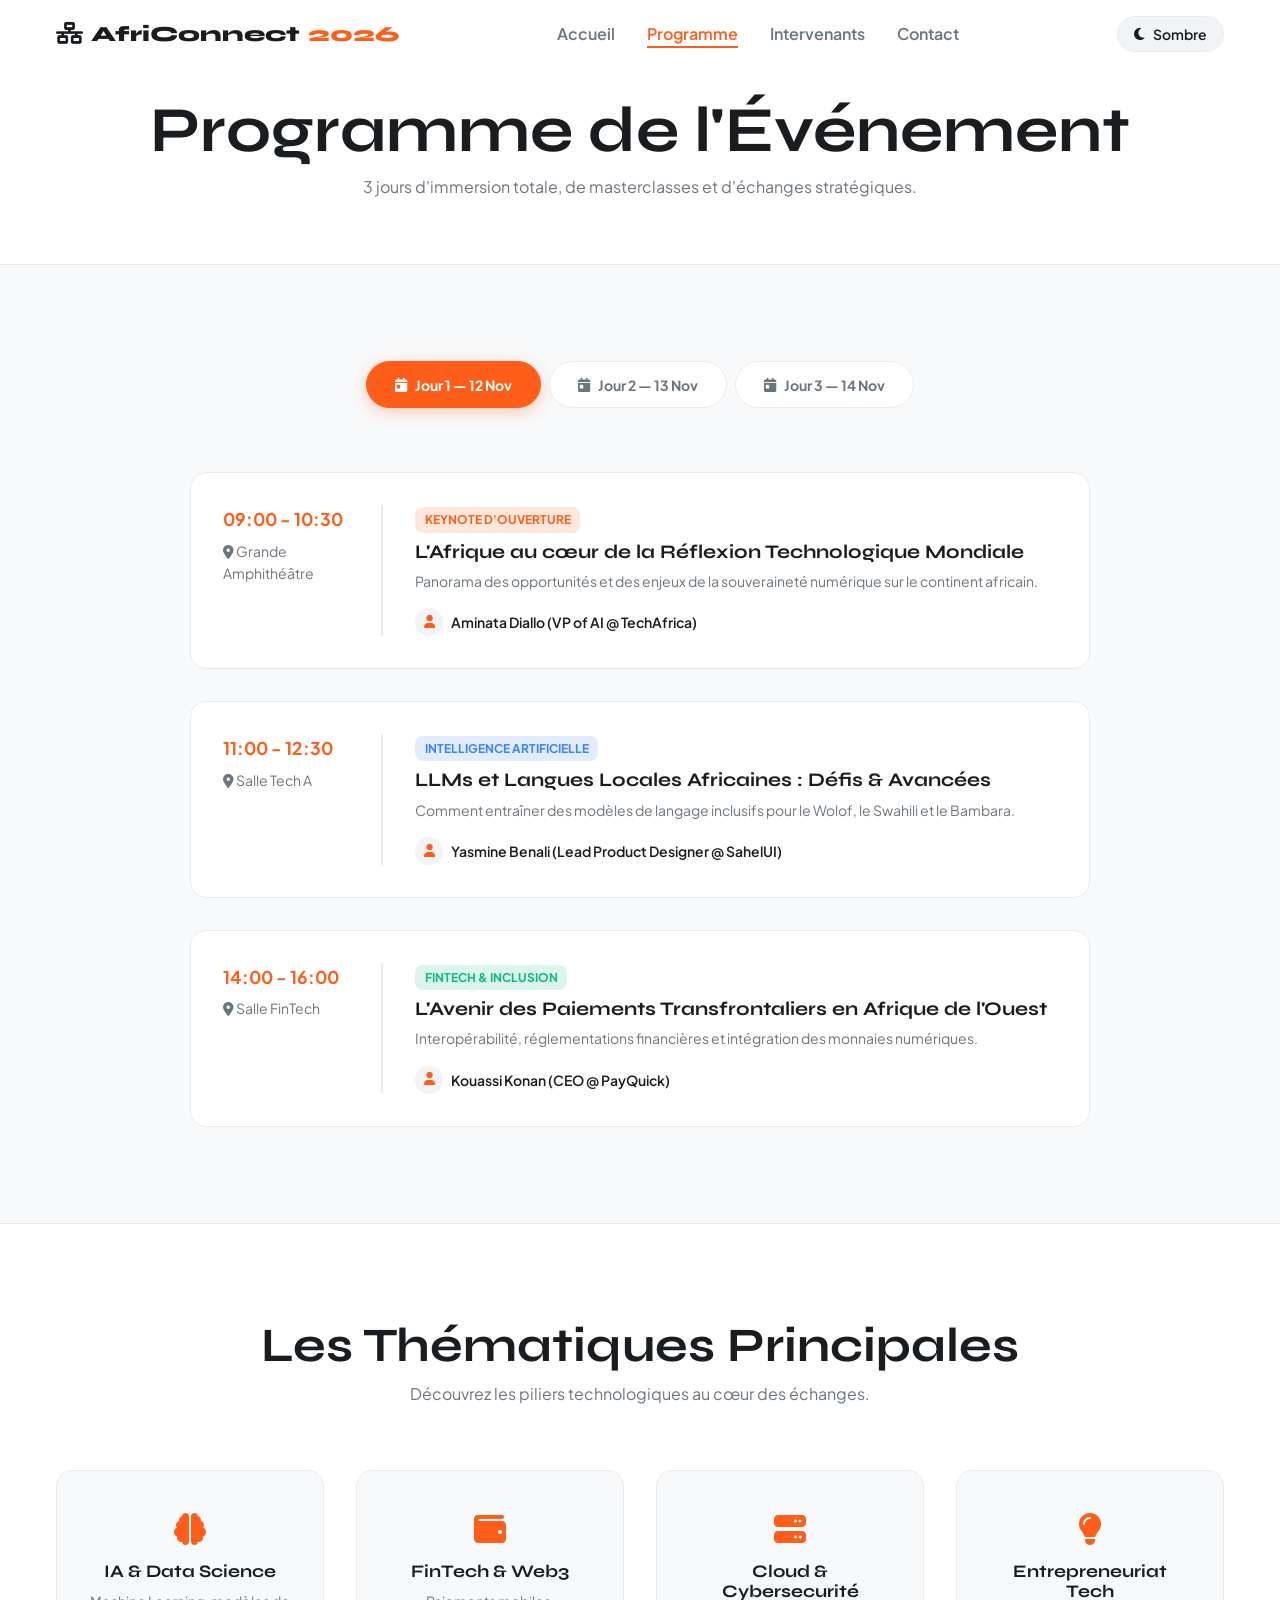
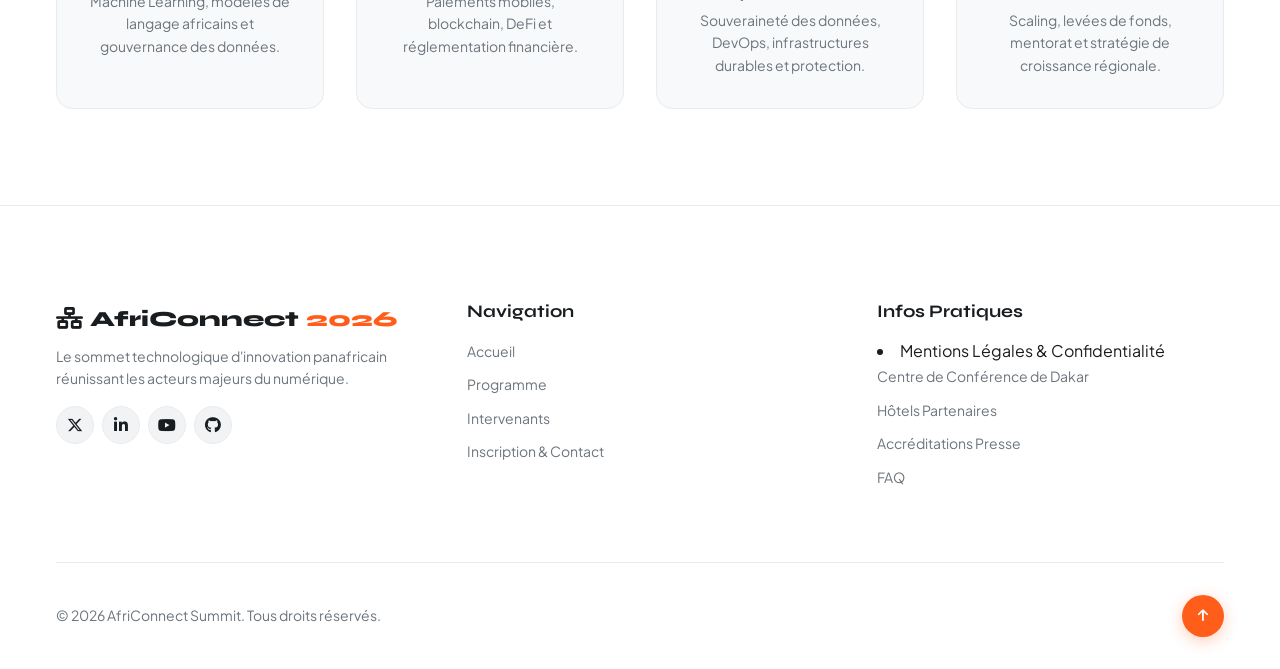
<file: programme.html>
<!DOCTYPE html>
<html lang="fr" data-theme="light">
<head>
  <meta charset="UTF-8">
  <meta name="viewport" content="width=device-width, initial-scale=1.0">
  <title>Programme | AfriConnect Summit 2026</title>
  <meta name="description" content="Découvrez l'agenda des 3 jours de conférences, keynotes et ateliers pratiques d'AfriConnect Summit 2026.">
  
  <!-- Font Awesome -->
  <link rel="stylesheet" href="https://cdnjs.cloudflare.com/ajax/libs/font-awesome/6.5.1/css/all.min.css" integrity="sha512-DTOQO9RWCH3ppGqcWaEA1BIZOC6xxalwEsw9c2QQeAIftl+Vegovlnee1c9QX4TctnWMn13TZye+giMm8e2LwA==" crossorigin="anonymous" referrerpolicy="no-referrer" />
  
  <!-- CSS Global -->
  <link rel="stylesheet" href="css/style.css">
</head>
<body>

  <!-- NAVBAR -->
  <header class="header">
    <div class="container navbar">
      <a href="index.html" class="logo">
        <i class="fa-solid fa-network-wired"></i> AfriConnect <span>2026</span>
      </a>

      <nav>
        <ul id="nav-menu" class="nav-menu">
          <li><a href="index.html" class="nav-link">Accueil</a></li>
          <li><a href="programme.html" class="nav-link active">Programme</a></li>
          <li><a href="intervenant.html" class="nav-link">Intervenants</a></li>
          <li><a href="contact.html" class="nav-link">Contact</a></li>
        </ul>
      </nav>

      <div class="header-actions">
        <button id="theme-toggle" class="theme-toggle" aria-label="Changer de thème">
          <i id="theme-icon" class="fa-solid fa-moon"></i>
          <span id="theme-text">Sombre</span>
        </button>

        <button id="hamburger" class="hamburger" aria-label="Ouvrir le menu">
          <span></span>
          <span></span>
          <span></span>
        </button>
      </div>
    </div>
  </header>

  <main>
    <!-- PAGE HEADER -->
    <section class="page-header">
      <div class="container">
        <h1 class="page-title">Programme de l'Événement</h1>
        <p class="page-description">3 jours d'immersion totale, de masterclasses et d'échanges stratégiques.</p>
      </div>
    </section>

    <!-- SECTION AGENDA ET ONGLETS -->
    <section class="schedule-section">
      <div class="container">
        
        <!-- BARS D'ONGLETS -->
        <div class="tabs-nav">
          <button class="tab-btn active" data-day="1">
            <i class="fa-solid fa-calendar-day"></i> Jour 1 — 12 Nov
          </button>
          <button class="tab-btn" data-day="2">
            <i class="fa-solid fa-calendar-day"></i> Jour 2 — 13 Nov
          </button>
          <button class="tab-btn" data-day="3">
            <i class="fa-solid fa-calendar-day"></i> Jour 3 — 14 Nov
          </button>
        </div>

        <!-- JOUR 1 -->
        <div id="day-1" class="tab-pane active">
          <div class="sessions-list">
            
            <article class="session-card">
              <div class="session-time-location">
                <span class="session-time">09:00 - 10:30</span>
                <span><i class="fa-solid fa-location-dot"></i> Grande Amphithéâtre</span>
              </div>
              <div>
                <span class="session-badge badge-keynote">Keynote d'Ouverture</span>
                <h3 class="session-title">L'Afrique au cœur de la Réflexion Technologique Mondiale</h3>
                <p class="session-desc">Panorama des opportunités et des enjeux de la souveraineté numérique sur le continent africain.</p>
                <div class="session-speaker">
                  <span class="speaker-avatar-mini"><i class="fa-solid fa-user"></i></span>
                  <span>Aminata Diallo (VP of AI @ TechAfrica)</span>
                </div>
              </div>
            </article>

            <article class="session-card">
              <div class="session-time-location">
                <span class="session-time">11:00 - 12:30</span>
                <span><i class="fa-solid fa-location-dot"></i> Salle Tech A</span>
              </div>
              <div>
                <span class="session-badge badge-ai">Intelligence Artificielle</span>
                <h3 class="session-title">LLMs et Langues Locales Africaines : Défis & Avancées</h3>
                <p class="session-desc">Comment entraîner des modèles de langage inclusifs pour le Wolof, le Swahili et le Bambara.</p>
                <div class="session-speaker">
                  <span class="speaker-avatar-mini"><i class="fa-solid fa-user"></i></span>
                  <span>Yasmine Benali (Lead Product Designer @ SahelUI)</span>
                </div>
              </div>
            </article>

            <article class="session-card">
              <div class="session-time-location">
                <span class="session-time">14:00 - 16:00</span>
                <span><i class="fa-solid fa-location-dot"></i> Salle FinTech</span>
              </div>
              <div>
                <span class="session-badge badge-fintech">FinTech & Inclusion</span>
                <h3 class="session-title">L'Avenir des Paiements Transfrontaliers en Afrique de l'Ouest</h3>
                <p class="session-desc">Interopérabilité, réglementations financières et intégration des monnaies numériques.</p>
                <div class="session-speaker">
                  <span class="speaker-avatar-mini"><i class="fa-solid fa-user"></i></span>
                  <span>Kouassi Konan (CEO @ PayQuick)</span>
                </div>
              </div>
            </article>

          </div>
        </div>

        <!-- JOUR 2 -->
        <div id="day-2" class="tab-pane">
          <div class="sessions-list">
            
            <article class="session-card">
              <div class="session-time-location">
                <span class="session-time">09:30 - 11:00</span>
                <span><i class="fa-solid fa-location-dot"></i> Salle Cloud B</span>
              </div>
              <div>
                <span class="session-badge badge-cloud">Cloud & Infra</span>
                <h3 class="session-title">Construire des Infrastructures Cloud Souveraines et Scalables</h3>
                <p class="session-desc">Stratégies d'hébergement local de données et architectures hybrides pour les entreprises.</p>
                <div class="session-speaker">
                  <span class="speaker-avatar-mini"><i class="fa-solid fa-user"></i></span>
                  <span>Samuel Eto'o Junior (Head of Cloud @ DataSys)</span>
                </div>
              </div>
            </article>

            <article class="session-card">
              <div class="session-time-location">
                <span class="session-time">11:30 - 13:00</span>
                <span><i class="fa-solid fa-location-dot"></i> Grande Amphithéâtre</span>
              </div>
              <div>
                <span class="session-badge badge-keynote">Panel Spécial</span>
                <h3 class="session-title">Financement Startups : Convaincre les VC Internationaux</h3>
                <p class="session-desc">Table ronde réunissant 5 investisseurs majeurs actifs en Afrique.</p>
                <div class="session-speaker">
                  <span class="speaker-avatar-mini"><i class="fa-solid fa-users"></i></span>
                  <span>Panel d'experts VC & Founders</span>
                </div>
              </div>
            </article>

          </div>
        </div>

        <!-- JOUR 3 -->
        <div id="day-3" class="tab-pane">
          <div class="sessions-list">
            
            <article class="session-card">
              <div class="session-time-location">
                <span class="session-time">10:00 - 13:00</span>
                <span><i class="fa-solid fa-location-dot"></i> Open Space Innovation</span>
              </div>
              <div>
                <span class="session-badge badge-keynote">Hackathon finale</span>
                <h3 class="session-title">Pitch Final du Hackathon & Remise des Prix</h3>
                <p class="session-desc">Les 10 équipes finalistes présentent leurs solutions devant le jury d'AfriConnect.</p>
                <div class="session-speaker">
                  <span class="speaker-avatar-mini"><i class="fa-solid fa-trophy"></i></span>
                  <span>Jury Officiel AfriConnect 2026</span>
                </div>
              </div>
            </article>

          </div>
        </div>

      </div>
    </section>

    <!-- SECTION THÉMATIQUES -->
    <section class="topics-section">
      <div class="container">
        <h2 class="section-title">Les Thématiques Principales</h2>
        <p class="section-subtitle">Découvrez les piliers technologiques au cœur des échanges.</p>

        <div class="topics-grid">
          <div class="topic-card">
            <div class="topic-icon"><i class="fa-solid fa-brain"></i></div>
            <h3 class="topic-title">IA & Data Science</h3>
            <p class="topic-desc">Machine Learning, modèles de langage africains et gouvernance des données.</p>
          </div>

          <div class="topic-card">
            <div class="topic-icon"><i class="fa-solid fa-wallet"></i></div>
            <h3 class="topic-title">FinTech & Web3</h3>
            <p class="topic-desc">Paiements mobiles, blockchain, DeFi et réglementation financière.</p>
          </div>

          <div class="topic-card">
            <div class="topic-icon"><i class="fa-solid fa-server"></i></div>
            <h3 class="topic-title">Cloud & Cybersecurité</h3>
            <p class="topic-desc">Souveraineté des données, DevOps, infrastructures durables et protection.</p>
          </div>

          <div class="topic-card">
            <div class="topic-icon"><i class="fa-solid fa-lightbulb"></i></div>
            <h3 class="topic-title">Entrepreneuriat Tech</h3>
            <p class="topic-desc">Scaling, levées de fonds, mentorat et stratégie de croissance régionale.</p>
          </div>
        </div>
      </div>
    </section>
  </main>

  <!-- FOOTER -->
  <footer class="footer">
    <div class="container">
      <div class="footer-grid">
        <div class="footer-col">
          <a href="index.html" class="footer-logo">
            <i class="fa-solid fa-network-wired"></i> AfriConnect <span>2026</span>
          </a>
          <p class="footer-desc">Le sommet technologique d'innovation panafricain réunissant les acteurs majeurs du numérique.</p>
          <div class="footer-socials">
            <a href="#" class="social-link" aria-label="Twitter / X"><i class="fa-brands fa-x-twitter"></i></a>
            <a href="#" class="social-link" aria-label="LinkedIn"><i class="fa-brands fa-linkedin-in"></i></a>
            <a href="#" class="social-link" aria-label="YouTube"><i class="fa-brands fa-youtube"></i></a>
            <a href="#" class="social-link" aria-label="GitHub"><i class="fa-brands fa-github"></i></a>
          </div>
        </div>

        <div class="footer-col">
          <h4 class="footer-heading">Navigation</h4>
          <ul class="footer-links">
            <li><a href="index.html">Accueil</a></li>
            <li><a href="programme.html">Programme</a></li>
            <li><a href="intervenant.html">Intervenants</a></li>
            <li><a href="contact.html">Inscription & Contact</a></li>
          </ul>
        </div>

        <div class="footer-col">
          <h4 class="footer-heading">Infos Pratiques</h4>
          <li><a href="#" id="open-legal-modal">Mentions Légales & Confidentialité</a></li>
          <ul class="footer-links">
            <li><a href="#">Centre de Conférence de Dakar</a></li>
            <li><a href="#">Hôtels Partenaires</a></li>
            <li><a href="#">Accréditations Presse</a></li>
            <li><a href="#">FAQ</a></li>
          </ul>
        </div>
      </div>

      <div class="footer-bottom">
        <p>&copy; <span id="current-year"></span> AfriConnect Summit. Tous droits réservés.</p>
        <button id="back-to-top" class="back-to-top" aria-label="Retour en haut de page">
          <i class="fa-solid fa-arrow-up"></i>
        </button>
      </div>
    </div>
  </footer>

  <script src="js/main.js"></script>
</body>
</html>
</file>
<file: css/style.css>
/* ==========================================================================
   AFRICONNECT SUMMIT 2026 - DESIGN SYSTEM & STYLES DE BASE
   ========================================================================== */

/* --------------------------------------------------------------------------
   1. GOOGLE FONTS IMPORT
   Polices : Plus Jakarta Sans (Corps/Textes) & Syne (Titres expressifs)
   -------------------------------------------------------------------------- */
@import url('https://fonts.googleapis.com/css2?family=Plus+Jakarta+Sans:wght@400;500;600;700&family=Syne:wght@700;800&display=swap');

/* --------------------------------------------------------------------------
   2. VARIABLES CSS (CUSTOM PROPERTIES) - THÈME CLAIR (PAR DÉFAUT)
   -------------------------------------------------------------------------- */
:root {
  /* Couleurs Principales */
  --color-primary: #FF5E1A;          /* Orange vibrant / Énergie tech */
  --color-primary-hover: #E04806;
  --color-secondary: #0D1B2A;        /* Bleu nuit profond */
  --color-accent: #00E676;           /* Vert néon / Accents */

  /* Palette Neutre - Thème Clair */
  --bg-main: #F8F9FA;
  --bg-surface: #FFFFFF;
  --bg-surface-elevated: #F1F3F5;
  --text-primary: #1A1D20;
  --text-secondary: #6C757D;
  --border-color: #E9ECEF;
  --shadow-color: rgba(0, 0, 0, 0.08);

  /* Typographie */
  --font-heading: 'Syne', sans-serif;
  --font-body: 'Plus Jakarta Sans', sans-serif;

  /* Tailles de Police (Fluid Typography) */
  --fs-h1: clamp(2.5rem, 5vw, 4rem);
  --fs-h2: clamp(2rem, 4vw, 3rem);
  --fs-h3: clamp(1.25rem, 2.5vw, 1.75rem);
  --fs-body: 1rem;
  --fs-small: 0.875rem;

  /* Espacements */
  --space-xs: 0.5rem;   /* 8px */
  --space-sm: 1rem;     /* 16px */
  --space-md: 2rem;     /* 32px */
  --space-lg: 4rem;     /* 64px */
  --space-xl: 6rem;     /* 96px */

  /* Divers */
  --radius-sm: 8px;
  --radius-md: 16px;
  --radius-lg: 24px;
  --radius-full: 9999px;
  --transition-fast: 0.2s ease;
  --transition-normal: 0.3s cubic-bezier(0.4, 0, 0.2, 1);
  --max-width: 1200px;
}

/* --------------------------------------------------------------------------
   3. SURCHARGES VARIABLES - DARK MODE ([data-theme="dark"])
   -------------------------------------------------------------------------- */
[data-theme="dark"] {
  --bg-main: #0B0F17;
  --bg-surface: #151C28;
  --bg-surface-elevated: #1E2738;
  --text-primary: #F8F9FA;
  --text-secondary: #A0AEC0;
  --border-color: #2D3748;
  --shadow-color: rgba(0, 0, 0, 0.4);
}

/* --------------------------------------------------------------------------
   4. CSS RESET & NORMALIZE
   -------------------------------------------------------------------------- */
*,
*::before,
*::after {
  box-sizing: border-box;
  margin: 0;
  padding: 0;
}

html {
  scroll-behavior: smooth;
  font-size: 16px;
}

body {
  font-family: var(--font-body);
  font-size: var(--fs-body);
  color: var(--text-primary);
  background-color: var(--bg-main);
  line-height: 1.6;
  transition: background-color var(--transition-normal), color var(--transition-normal);
  overflow-x: hidden;
}

/* Titres */
h1, h2, h3, h4, h5, h6 {
  font-family: var(--font-heading);
  line-height: 1.1;
  color: var(--text-primary);
}

h1 { font-size: var(--fs-h1); }
h2 { font-size: var(--fs-h2); }
h3 { font-size: var(--fs-h3); }

a {
  color: inherit;
  text-decoration: none;
  transition: color var(--transition-fast);
}

img {
  max-width: 100%;
  height: auto;
  display: block;
}

button {
  cursor: pointer;
  border: none;
  background: none;
  font-family: inherit;
}

/* Container Global */
.container {
  width: 100%;
  max-width: var(--max-width);
  margin-left: auto;
  margin-right: auto;
  padding-left: var(--space-sm);
  padding-right: var(--space-sm);
}

/* Bouton bascule de thème */
.theme-toggle {
  background-color: var(--bg-surface-elevated);
  border: 1px solid var(--border-color);
  color: var(--text-primary);
  padding: var(--space-xs) var(--space-sm);
  border-radius: var(--radius-full);
  display: inline-flex;
  align-items: center;
  gap: var(--space-xs);
  font-size: var(--fs-small);
  font-weight: 600;
  transition: all var(--transition-fast);
}

.theme-toggle:hover {
  border-color: var(--color-primary);
  color: var(--color-primary);
}
/* ==========================================================================
   HEADER & NAVBAR RESPONSIVE
   ========================================================================== */

/* Structure du Header */
.header {
  position: fixed;
  top: 0;
  left: 0;
  width: 100%;
  z-index: 1000;
  background-color: transparent;
  transition: background-color var(--transition-normal), box-shadow var(--transition-normal), padding var(--transition-normal);
  padding: var(--space-sm) 0;
}

/* Style de la navbar quand l'utilisateur défile (> 80px) */
.header.scrolled {
  background-color: var(--bg-surface);
  box-shadow: 0 4px 20px var(--shadow-color);
  padding: 0.75rem 0;
  backdrop-filter: blur(10px);
}

.navbar {
  display: flex;
  align-items: center;
  justify-content: space-between;
  gap: var(--space-sm);
}

/* Logo */
.logo {
  font-family: var(--font-heading);
  font-size: 1.35rem;
  font-weight: 800;
  color: var(--text-primary);
  display: flex;
  align-items: center;
  gap: 0.5rem;
}

.logo span {
  color: var(--color-primary);
}

/* Menu de navigation Desktop */
.nav-menu {
  display: flex;
  align-items: center;
  gap: var(--space-md);
  list-style: none;
}

.nav-link {
  font-weight: 600;
  color: var(--text-secondary);
  position: relative;
  padding: 0.25rem 0;
}

.nav-link:hover,
.nav-link.active {
  color: var(--color-primary);
}

/* Indicateur sous le lien actif */
.nav-link::after {
  content: '';
  position: absolute;
  bottom: 0;
  left: 0;
  width: 0;
  height: 2px;
  background-color: var(--color-primary);
  transition: width var(--transition-fast);
}

.nav-link:hover::after,
.nav-link.active::after {
  width: 100%;
}

/* Actions Header (Bouton thème + Menu Hamburger) */
.header-actions {
  display: flex;
  align-items: center;
  gap: var(--space-sm);
}

/* Bouton Hamburger (Masqué sur Desktop) */
.hamburger {
  display: none;
  flex-direction: column;
  justify-content: space-between;
  width: 28px;
  height: 20px;
  background: transparent;
  border: none;
  cursor: pointer;
  padding: 0;
  z-index: 1001;
}

.hamburger span {
  width: 100%;
  height: 3px;
  background-color: var(--text-primary);
  border-radius: var(--radius-full);
  transition: all var(--transition-fast);
}

/* Animation Hamburger -> Croix (Mobile Ouvert) */
.hamburger.is-active span:nth-child(1) {
  transform: translateY(8.5px) rotate(45deg);
}

.hamburger.is-active span:nth-child(2) {
  opacity: 0;
}

.hamburger.is-active span:nth-child(3) {
  transform: translateY(-8.5px) rotate(-45deg);
}

/* --------------------------------------------------------------------------
   RESPONSIVE NAVBAR (TABLETTE & MOBILE < 768px)
   -------------------------------------------------------------------------- */
@media (max-width: 768px) {
  .hamburger {
    display: flex; /* Afficher le bouton hamburger */
  }

  .nav-menu {
    position: fixed;
    top: 0;
    right: -100%; /* Masqué hors de l'écran */
    width: 80%;
    max-width: 300px;
    height: 100vh;
    background-color: var(--bg-surface);
    flex-direction: column;
    justify-content: center;
    gap: var(--space-md);
    padding: var(--space-md);
    box-shadow: -5px 0 25px var(--shadow-color);
    transition: right var(--transition-normal);
  }

  .nav-menu.is-active {
    right: 0; /* Menu ouvert */
  }

  .nav-link {
    font-size: 1.2rem;
  }
}
/* ==========================================================================
   COMMIT 3 : HERO SECTION, HERO COUNTDOWN & CHIFFRES CLÉS
   ========================================================================== */

/* --------------------------------------------------------------------------
   1. BOUTONS GENERIQUES
   -------------------------------------------------------------------------- */
.btn {
  display: inline-flex;
  align-items: center;
  justify-content: center;
  gap: 0.5rem;
  padding: 0.85rem 1.75rem;
  font-weight: 700;
  border-radius: var(--radius-full);
  transition: all var(--transition-fast);
  text-decoration: none;
}

.btn-primary {
  background-color: var(--color-primary);
  color: #ffffff;
  box-shadow: 0 4px 15px rgba(255, 94, 26, 0.3);
}

.btn-primary:hover {
  background-color: var(--color-primary-hover);
  transform: translateY(-2px);
  box-shadow: 0 6px 20px rgba(255, 94, 26, 0.4);
}

.btn-outline {
  border: 2px solid var(--border-color);
  color: var(--text-primary);
  background-color: transparent;
}

.btn-outline:hover {
  border-color: var(--color-primary);
  color: var(--color-primary);
  transform: translateY(-2px);
}

/* --------------------------------------------------------------------------
   2. HERO SECTION
   -------------------------------------------------------------------------- */
.hero {
  min-height: 100vh;
  display: flex;
  align-items: center;
  justify-content: center;
  padding-top: 100px;
  padding-bottom: var(--space-lg);
  position: relative;
  background: radial-gradient(circle at 50% 20%, rgba(255, 94, 26, 0.08) 0%, transparent 60%);
}

.hero-content {
  text-align: center;
  max-width: 850px;
  margin: 0 auto;
}

/* Badge 'Événement 2026' */
.hero-badge {
  display: inline-flex;
  align-items: center;
  gap: 0.5rem;
  padding: 0.4rem 1rem;
  background-color: var(--bg-surface-elevated);
  border: 1px solid var(--border-color);
  border-radius: var(--radius-full);
  font-size: var(--fs-small);
  font-weight: 600;
  color: var(--color-primary);
  margin-bottom: var(--space-sm);
}

.hero-title {
  margin-bottom: var(--space-sm);
  letter-spacing: -0.02em;
}

.hero-subtitle {
  font-size: 1.2rem;
  color: var(--text-secondary);
  margin-bottom: var(--space-md);
  font-weight: 500;
}

.hero-subtitle i {
  color: var(--color-primary);
  margin-right: 0.25rem;
}

.hero-cta {
  display: flex;
  align-items: center;
  justify-content: center;
  gap: var(--space-sm);
  margin-bottom: var(--space-md);
  flex-wrap: wrap;
}

/* Compte à rebours dans le Hero */
.countdown-box {
  background-color: var(--bg-surface);
  border: 1px solid var(--border-color);
  border-radius: var(--radius-md);
  padding: var(--space-md);
  box-shadow: 0 10px 30px var(--shadow-color);
  margin-top: var(--space-md);
}

.countdown-title {
  font-size: var(--fs-small);
  text-transform: uppercase;
  letter-spacing: 0.1em;
  color: var(--text-secondary);
  margin-bottom: var(--space-sm);
}

.countdown-grid {
  display: grid;
  grid-template-columns: repeat(4, 1fr);
  gap: var(--space-sm);
}

.countdown-item {
  display: flex;
  flex-direction: column;
  align-items: center;
}

.countdown-number {
  font-family: var(--font-heading);
  font-size: clamp(1.75rem, 3.5vw, 2.75rem);
  font-weight: 800;
  color: var(--color-primary);
  line-height: 1;
}

.countdown-label {
  font-size: 0.75rem;
  color: var(--text-secondary);
  text-transform: uppercase;
  margin-top: 0.25rem;
  font-weight: 600;
}

/* --------------------------------------------------------------------------
   3. SECTION CHIFFRES CLÉS (STATS)
   -------------------------------------------------------------------------- */
.stats-section {
  padding: var(--space-lg) 0;
  background-color: var(--bg-surface);
  border-top: 1px solid var(--border-color);
  border-bottom: 1px solid var(--border-color);
}

.stats-grid {
  display: grid;
  grid-template-columns: repeat(4, 1fr);
  gap: var(--space-md);
}

.stat-card {
  text-align: center;
  padding: var(--space-sm);
}

.stat-number {
  font-family: var(--font-heading);
  font-size: clamp(2.2rem, 4vw, 3.5rem);
  font-weight: 800;
  color: var(--color-primary);
  margin-bottom: 0.25rem;
  line-height: 1;
}

.stat-label {
  color: var(--text-secondary);
  font-weight: 600;
  font-size: var(--fs-small);
}

/* Responsive Stats et Countdown */
@media (max-width: 768px) {
  .stats-grid {
    grid-template-columns: repeat(2, 1fr);
  }
}

@media (max-width: 480px) {
  .countdown-grid {
    gap: 0.25rem;
  }
  
  .countdown-box {
    padding: var(--space-sm);
  }
}
/* ==========================================================================
   COMMIT 4 : POURQUOI PARTICIPER, SPEAKERS VEDETTES, SPONSORS & FOOTER
   ========================================================================== */

/* Titres de sections réutilisables */
.section-title {
  text-align: center;
  margin-bottom: var(--space-xs);
}

.section-subtitle {
  text-align: center;
  color: var(--text-secondary);
  max-width: 600px;
  margin: 0 auto var(--space-lg) auto;
  font-size: var(--fs-body);
}

/* --------------------------------------------------------------------------
   1. SECTION POURQUOI PARTICIPER (FLEXBOX)
   -------------------------------------------------------------------------- */
.features-section {
  padding: var(--space-xl) 0;
}

.features-grid {
  display: flex;
  gap: var(--space-md);
  justify-content: space-between;
  flex-wrap: wrap;
}

.feature-card {
  flex: 1 1 300px;
  background-color: var(--bg-surface);
  border: 1px solid var(--border-color);
  padding: var(--space-md);
  border-radius: var(--radius-md);
  transition: transform var(--transition-normal), box-shadow var(--transition-normal);
}

.feature-card:hover {
  transform: translateY(-5px);
  box-shadow: 0 10px 30px var(--shadow-color);
  border-color: var(--color-primary);
}

.feature-icon {
  width: 60px;
  height: 60px;
  background-color: rgba(255, 94, 26, 0.1);
  color: var(--color-primary);
  border-radius: var(--radius-sm);
  display: flex;
  align-items: center;
  justify-content: center;
  font-size: 1.5rem;
  margin-bottom: var(--space-sm);
}

.feature-title {
  margin-bottom: var(--space-xs);
  font-size: 1.25rem;
}

.feature-text {
  color: var(--text-secondary);
  font-size: var(--fs-small);
}

/* --------------------------------------------------------------------------
   2. SECTION INTERVENANTS VEDETTES (CSS GRID)
   -------------------------------------------------------------------------- */
.speakers-section {
  padding: var(--space-xl) 0;
  background-color: var(--bg-surface);
  border-top: 1px solid var(--border-color);
  border-bottom: 1px solid var(--border-color);
}

.speakers-grid {
  display: grid;
  grid-template-columns: repeat(4, 1fr);
  gap: var(--space-md);
  margin-bottom: var(--space-md);
}

.speaker-card {
  background-color: var(--bg-main);
  border-radius: var(--radius-md);
  overflow: hidden;
  border: 1px solid var(--border-color);
  transition: transform var(--transition-normal), box-shadow var(--transition-normal);
}

.speaker-card:hover {
  transform: translateY(-8px);
  box-shadow: 0 12px 30px var(--shadow-color);
}

.speaker-image-wrapper {
  position: relative;
  width: 100%;
  aspect-ratio: 1 / 1;
  overflow: hidden;
  background-color: var(--bg-surface-elevated);
}

.speaker-avatar {
  width: 100%;
  height: 100%;
  display: flex;
  align-items: center;
  justify-content: center;
  font-size: 4rem;
  color: var(--text-secondary);
  background: linear-gradient(135deg, var(--bg-surface-elevated), var(--border-color));
}

.speaker-flag {
  position: absolute;
  top: 12px;
  right: 12px;
  background: var(--bg-surface);
  padding: 0.2rem 0.5rem;
  border-radius: var(--radius-full);
  font-size: 0.75rem;
  font-weight: 700;
  box-shadow: 0 2px 8px var(--shadow-color);
}

.speaker-info {
  padding: var(--space-sm);
}

.speaker-name {
  font-size: 1.1rem;
  margin-bottom: 0.25rem;
}

.speaker-role {
  color: var(--color-primary);
  font-size: var(--fs-small);
  font-weight: 600;
}

.speakers-cta {
  text-align: center;
  margin-top: var(--space-md);
}

/* --------------------------------------------------------------------------
   3. SECTION SPONSORS
   -------------------------------------------------------------------------- */
.sponsors-section {
  padding: var(--space-xl) 0;
  text-align: center;
}

.sponsor-tier {
  margin-bottom: var(--space-md);
}

.tier-title {
  font-size: var(--fs-small);
  text-transform: uppercase;
  letter-spacing: 0.1em;
  color: var(--text-secondary);
  margin-bottom: var(--space-sm);
  display: flex;
  align-items: center;
  justify-content: center;
  gap: 0.5rem;
}

.sponsors-flex {
  display: flex;
  align-items: center;
  justify-content: center;
  gap: var(--space-md);
  flex-wrap: wrap;
}

.sponsor-item {
  background-color: var(--bg-surface);
  border: 1px solid var(--border-color);
  border-radius: var(--radius-sm);
  display: flex;
  align-items: center;
  justify-content: center;
  font-weight: 800;
  color: var(--text-secondary);
  transition: all var(--transition-fast);
}

.sponsor-item:hover {
  border-color: var(--color-primary);
  color: var(--color-primary);
}

/* Tailles selon les niveaux */
.tier-gold .sponsor-item {
  padding: 1.5rem 2.5rem;
  font-size: 1.5rem;
}

.tier-silver .sponsor-item {
  padding: 1rem 2rem;
  font-size: 1.2rem;
}

.tier-bronze .sponsor-item {
  padding: 0.75rem 1.5rem;
  font-size: 1rem;
}

/* --------------------------------------------------------------------------
   4. FOOTER
   -------------------------------------------------------------------------- */
.footer {
  background-color: var(--bg-surface);
  border-top: 1px solid var(--border-color);
  padding-top: var(--space-xl);
  padding-bottom: var(--space-md);
}

.footer-grid {
  display: flex;
  justify-content: space-between;
  gap: var(--space-lg);
  flex-wrap: wrap;
  margin-bottom: var(--space-lg);
}

.footer-col {
  flex: 1 1 250px;
}

.footer-logo {
  font-family: var(--font-heading);
  font-size: 1.35rem;
  font-weight: 800;
  margin-bottom: var(--space-xs);
  display: inline-block;
}

.footer-logo span {
  color: var(--color-primary);
}

.footer-desc {
  color: var(--text-secondary);
  font-size: var(--fs-small);
  margin-bottom: var(--space-sm);
}

.footer-socials {
  display: flex;
  gap: var(--space-xs);
}

.social-link {
  width: 38px;
  height: 38px;
  border-radius: var(--radius-full);
  background-color: var(--bg-surface-elevated);
  border: 1px solid var(--border-color);
  display: flex;
  align-items: center;
  justify-content: center;
  color: var(--text-primary);
  transition: all var(--transition-fast);
}

.social-link:hover {
  background-color: var(--color-primary);
  color: #ffffff;
  border-color: var(--color-primary);
}

.footer-heading {
  font-size: 1.1rem;
  margin-bottom: var(--space-sm);
}

.footer-links {
  list-style: none;
}

.footer-links li {
  margin-bottom: 0.5rem;
}

.footer-links a {
  color: var(--text-secondary);
  font-size: var(--fs-small);
}

.footer-links a:hover {
  color: var(--color-primary);
}

.footer-bottom {
  border-top: 1px solid var(--border-color);
  padding-top: var(--space-md);
  display: flex;
  align-items: center;
  justify-content: space-between;
  flex-wrap: wrap;
  gap: var(--space-sm);
  font-size: var(--fs-small);
  color: var(--text-secondary);
}

/* Bouton Retour en Haut */
.back-to-top {
  width: 42px;
  height: 42px;
  background-color: var(--color-primary);
  color: #ffffff;
  border-radius: var(--radius-full);
  display: flex;
  align-items: center;
  justify-content: center;
  box-shadow: 0 4px 15px rgba(255, 94, 26, 0.3);
  transition: all var(--transition-fast);
}

.back-to-top:hover {
  background-color: var(--color-primary-hover);
  transform: translateY(-3px);
}

/* Responsive Speakers & Footer */
@media (max-width: 992px) {
  .speakers-grid {
    grid-template-columns: repeat(2, 1fr);
  }
}

@media (max-width: 576px) {
  .speakers-grid {
    grid-template-columns: 1fr;
  }
}
/* ==========================================================================
   COMMIT 5 : PAGE PROGRAMME, ONGLETS ET SESSIONS
   ========================================================================== */

/* Page Header / Hero secondaire */
.page-header {
  padding: var(--space-xl) 0 var(--space-lg) 0;
  background-color: var(--bg-surface);
  border-bottom: 1px solid var(--border-color);
  text-align: center;
}

.page-title {
  font-size: var(--fs-h1);
  margin-bottom: var(--space-xs);
}

.page-description {
  color: var(--text-secondary);
  max-width: 600px;
  margin: 0 auto;
}

/* --- Navigation par Onglets (Days Navigation) --- */
.schedule-section {
  padding: var(--space-xl) 0;
}

.tabs-nav {
  display: flex;
  justify-content: center;
  gap: var(--space-xs);
  margin-bottom: var(--space-lg);
  flex-wrap: wrap;
}

.tab-btn {
  background-color: var(--bg-surface);
  border: 1px solid var(--border-color);
  color: var(--text-secondary);
  padding: 0.85rem 1.75rem;
  border-radius: var(--radius-full);
  font-weight: 700;
  font-size: var(--fs-small);
  cursor: pointer;
  transition: all var(--transition-fast);
  display: flex;
  align-items: center;
  gap: 0.5rem;
}

.tab-btn:hover {
  border-color: var(--color-primary);
  color: var(--color-primary);
}

.tab-btn.active {
  background-color: var(--color-primary);
  color: #ffffff;
  border-color: var(--color-primary);
  box-shadow: 0 4px 15px rgba(255, 94, 26, 0.3);
}

/* Panneaux de contenu des onglets */
.tab-pane {
  display: none;
}

.tab-pane.active {
  display: block;
  animation: fadeIn 0.3s ease-in-out;
}

@keyframes fadeIn {
  from { opacity: 0; transform: translateY(10px); }
  to { opacity: 1; transform: translateY(0); }
}

/* --- Timeline / Cartes de Sessions --- */
.sessions-list {
  display: flex;
  flex-direction: column;
  gap: var(--space-md);
  max-width: 900px;
  margin: 0 auto;
}

.session-card {
  background-color: var(--bg-surface);
  border: 1px solid var(--border-color);
  border-radius: var(--radius-md);
  padding: var(--space-md);
  display: grid;
  grid-template-columns: 160px 1fr;
  gap: var(--space-md);
  transition: border-color var(--transition-fast), transform var(--transition-fast);
}

.session-card:hover {
  border-color: var(--color-primary);
  transform: translateX(4px);
}

.session-time-location {
  display: flex;
  flex-direction: column;
  gap: 0.4rem;
  color: var(--text-secondary);
  font-size: var(--fs-small);
  border-right: 2px solid var(--border-color);
  padding-right: var(--space-sm);
}

.session-time {
  font-weight: 700;
  color: var(--color-primary);
  font-size: 1.1rem;
}

.session-badge {
  display: inline-block;
  align-self: flex-start;
  padding: 0.2rem 0.6rem;
  border-radius: var(--radius-sm);
  font-size: 0.75rem;
  font-weight: 700;
  text-transform: uppercase;
  margin-bottom: 0.5rem;
}

/* Thématiques des badges */
.badge-ai { background: rgba(59, 130, 246, 0.15); color: #3b82f6; }
.badge-fintech { background: rgba(16, 185, 129, 0.15); color: #10b981; }
.badge-cloud { background: rgba(168, 85, 247, 0.15); color: #a855f7; }
.badge-keynote { background: rgba(255, 94, 26, 0.15); color: var(--color-primary); }

.session-title {
  font-size: 1.2rem;
  margin-bottom: var(--space-xs);
}

.session-desc {
  color: var(--text-secondary);
  font-size: var(--fs-small);
  margin-bottom: var(--space-sm);
}

.session-speaker {
  display: flex;
  align-items: center;
  gap: 0.5rem;
  font-size: var(--fs-small);
  font-weight: 600;
}

.speaker-avatar-mini {
  width: 28px;
  height: 28px;
  border-radius: var(--radius-full);
  background-color: var(--bg-surface-elevated);
  display: flex;
  align-items: center;
  justify-content: center;
  font-size: 0.8rem;
  color: var(--color-primary);
}

/* --- Grille des Thématiques --- */
.topics-section {
  padding: var(--space-xl) 0;
  background-color: var(--bg-surface);
  border-top: 1px solid var(--border-color);
}

.topics-grid {
  display: grid;
  grid-template-columns: repeat(auto-fit, minmax(240px, 1fr));
  gap: var(--space-md);
}

.topic-card {
  padding: var(--space-md);
  border-radius: var(--radius-md);
  background-color: var(--bg-main);
  border: 1px solid var(--border-color);
  text-align: center;
}

.topic-icon {
  font-size: 2rem;
  color: var(--color-primary);
  margin-bottom: var(--space-xs);
}

.topic-title {
  font-size: 1.1rem;
  margin-bottom: 0.5rem;
}

.topic-desc {
  font-size: var(--fs-small);
  color: var(--text-secondary);
}

/* Responsive Sessions */
@media (max-width: 768px) {
  .session-card {
    grid-template-columns: 1fr;
    gap: var(--space-xs);
  }

  .session-time-location {
    border-right: none;
    border-bottom: 1px solid var(--border-color);
    padding-right: 0;
    padding-bottom: var(--space-xs);
    flex-direction: row;
    justify-content: space-between;
    align-items: center;
  }
}
/* ==========================================================================
   COMMIT 6 : PAGE INTERVENANTS, FILTRES ET FENÊTRE MODALE
   ========================================================================== */

.speakers-page-section {
  padding: var(--space-xl) 0;
}

/* --- Barre de Filtres --- */
.filter-container {
  display: flex;
  justify-content: center;
  gap: var(--space-xs);
  margin-bottom: var(--space-lg);
  flex-wrap: wrap;
}

.filter-btn {
  background-color: var(--bg-surface);
  border: 1px solid var(--border-color);
  color: var(--text-secondary);
  padding: 0.6rem 1.4rem;
  border-radius: var(--radius-full);
  font-weight: 600;
  font-size: var(--fs-small);
  cursor: pointer;
  transition: all var(--transition-fast);
}

.filter-btn:hover {
  border-color: var(--color-primary);
  color: var(--color-primary);
}

.filter-btn.active {
  background-color: var(--color-primary);
  color: #ffffff;
  border-color: var(--color-primary);
}

/* Style spécifique pour les cartes avec bouton de détails */
.speaker-card-full {
  cursor: pointer;
  display: flex;
  flex-direction: column;
}

.speaker-card-full .speaker-info {
  display: flex;
  flex-direction: column;
  flex-grow: 1;
}

.speaker-topic-tag {
  font-size: 0.75rem;
  font-weight: 700;
  color: var(--color-primary);
  text-transform: uppercase;
  letter-spacing: 0.05em;
  margin-bottom: 0.25rem;
}

.speaker-btn-more {
  margin-top: auto;
  padding-top: var(--space-xs);
  font-size: var(--fs-small);
  font-weight: 700;
  color: var(--color-primary);
  display: flex;
  align-items: center;
  gap: 0.3rem;
}

/* Animation d'apparition/masquage au filtrage */
.speaker-card.hide {
  display: none !important;
}

.speaker-card.show {
  animation: fadeIn 0.3s ease-in-out;
}

/* --------------------------------------------------------------------------
   FENÊTRE MODALE (MODAL BIOGRAPHIE)
   -------------------------------------------------------------------------- */
.modal-overlay {
  position: fixed;
  top: 0;
  left: 0;
  width: 100%;
  height: 100%;
  background-color: rgba(0, 0, 0, 0.7);
  backdrop-filter: blur(4px);
  z-index: 2000;
  display: flex;
  align-items: center;
  justify-content: center;
  padding: var(--space-md);
  opacity: 0;
  visibility: hidden;
  transition: opacity var(--transition-normal), visibility var(--transition-normal);
}

.modal-overlay.is-open {
  opacity: 1;
  visibility: visible;
}

.modal-container {
  background-color: var(--bg-surface);
  border: 1px solid var(--border-color);
  border-radius: var(--radius-md);
  max-width: 600px;
  width: 100%;
  position: relative;
  box-shadow: 0 20px 40px var(--shadow-color);
  transform: translateY(20px);
  transition: transform var(--transition-normal);
  overflow: hidden;
}

.modal-overlay.is-open .modal-container {
  transform: translateY(0);
}

.modal-close {
  position: absolute;
  top: 15px;
  right: 15px;
  background: var(--bg-surface-elevated);
  border: 1px solid var(--border-color);
  width: 36px;
  height: 36px;
  border-radius: var(--radius-full);
  display: flex;
  align-items: center;
  justify-content: center;
  color: var(--text-primary);
  cursor: pointer;
  z-index: 10;
  transition: all var(--transition-fast);
}

.modal-close:hover {
  background-color: var(--color-primary);
  color: #ffffff;
  border-color: var(--color-primary);
}

.modal-content {
  padding: var(--space-lg);
}

.modal-header {
  display: flex;
  align-items: center;
  gap: var(--space-md);
  margin-bottom: var(--space-md);
  border-bottom: 1px solid var(--border-color);
  padding-bottom: var(--space-md);
}

.modal-avatar {
  width: 80px;
  height: 80px;
  border-radius: var(--radius-full);
  background: linear-gradient(135deg, var(--bg-surface-elevated), var(--border-color));
  display: flex;
  align-items: center;
  justify-content: center;
  font-size: 2.5rem;
  color: var(--color-primary);
  flex-shrink: 0;
}

.modal-title-group h3 {
  font-size: 1.4rem;
  margin-bottom: 0.25rem;
}

.modal-role {
  color: var(--color-primary);
  font-weight: 600;
  font-size: var(--fs-small);
}

.modal-bio {
  color: var(--text-secondary);
  font-size: var(--fs-body);
  line-height: 1.6;
  margin-bottom: var(--space-md);
}

.modal-footer {
  display: flex;
  justify-content: space-between;
  align-items: center;
  border-top: 1px solid var(--border-color);
  padding-top: var(--space-sm);
}

.modal-socials {
  display: flex;
  gap: var(--space-xs);
}

/* Responsive Modal */
@media (max-width: 576px) {
  .modal-header {
    flex-direction: column;
    text-align: center;
  }
}
/* ==========================================================================
   COMMIT 7 : PAGE CONTACT, FORMULAIRE ET ACCORDÉON FAQ
   ========================================================================== */

.contact-section {
  padding: var(--space-xl) 0;
}

.contact-grid {
  display: grid;
  grid-template-columns: 1fr 1.2fr;
  gap: var(--space-xl);
  align-items: start;
}

/* --- Cartes d'informations de contact --- */
.contact-info-list {
  display: flex;
  flex-direction: column;
  gap: var(--space-md);
  margin-top: var(--space-md);
}

.contact-info-item {
  display: flex;
  align-items: flex-start;
  gap: var(--space-sm);
  background-color: var(--bg-surface);
  padding: var(--space-md);
  border-radius: var(--radius-md);
  border: 1px solid var(--border-color);
}

.contact-info-icon {
  width: 44px;
  height: 44px;
  background-color: var(--color-primary-light);
  color: var(--color-primary);
  border-radius: var(--radius-sm);
  display: flex;
  align-items: center;
  justify-content: center;
  font-size: 1.2rem;
  flex-shrink: 0;
}

.contact-info-text h4 {
  font-size: 1rem;
  margin-bottom: 0.2rem;
}

.contact-info-text p {
  color: var(--text-secondary);
  font-size: var(--fs-small);
  line-height: 1.4;
}

/* --- Formulaire --- */
.form-card {
  background-color: var(--bg-surface);
  padding: var(--space-lg);
  border-radius: var(--radius-md);
  border: 1px solid var(--border-color);
  box-shadow: 0 10px 30px var(--shadow-color);
}

.form-group {
  margin-bottom: var(--space-md);
  position: relative;
}

.form-group label {
  display: block;
  font-weight: 600;
  font-size: var(--fs-small);
  margin-bottom: 0.4rem;
  color: var(--text-primary);
}

.form-control {
  width: 100%;
  padding: 0.75rem 1rem;
  background-color: var(--bg-surface-elevated);
  border: 1px solid var(--border-color);
  border-radius: var(--radius-sm);
  color: var(--text-primary);
  font-family: inherit;
  font-size: var(--fs-body);
  transition: border-color var(--transition-fast), box-shadow var(--transition-fast);
}

.form-control:focus {
  outline: none;
  border-color: var(--color-primary);
  box-shadow: 0 0 0 3px var(--color-primary-light);
}

textarea.form-control {
  resize: vertical;
  min-height: 120px;
}

.form-error-msg {
  color: #ef4444;
  font-size: 0.75rem;
  margin-top: 0.3rem;
  display: none;
}

.form-group.has-error .form-control {
  border-color: #ef4444;
}

.form-group.has-error .form-error-msg {
  display: block;
}

/* Alerte de confirmation */
.alert-success {
  background-color: rgba(34, 197, 94, 0.1);
  border: 1px solid #22c55e;
  color: #22c55e;
  padding: var(--space-md);
  border-radius: var(--radius-sm);
  margin-bottom: var(--space-md);
  display: flex;
  align-items: center;
  gap: var(--space-xs);
  font-weight: 600;
}

/* --- Accordéon FAQ --- */
.faq-section {
  padding: var(--space-xl) 0;
  background-color: var(--bg-surface-elevated);
}

.faq-container {
  max-width: 800px;
  margin: 0 auto;
  display: flex;
  flex-direction: column;
  gap: var(--space-sm);
}

.faq-item {
  background-color: var(--bg-surface);
  border: 1px solid var(--border-color);
  border-radius: var(--radius-sm);
  overflow: hidden;
  transition: border-color var(--transition-fast);
}

.faq-item.active {
  border-color: var(--color-primary);
}

.faq-question {
  width: 100%;
  padding: var(--space-md);
  background: none;
  border: none;
  text-align: left;
  font-weight: 700;
  font-size: 1.05rem;
  color: var(--text-primary);
  display: flex;
  justify-content: space-between;
  align-items: center;
  cursor: pointer;
}

.faq-icon {
  transition: transform var(--transition-fast);
  color: var(--color-primary);
}

.faq-item.active .faq-icon {
  transform: rotate(180deg);
}

.faq-answer {
  max-height: 0;
  overflow: hidden;
  transition: max-height var(--transition-normal) ease-out, padding var(--transition-normal);
  color: var(--text-secondary);
  line-height: 1.6;
}

.faq-item.active .faq-answer {
  padding: 0 var(--space-md) var(--space-md) var(--space-md);
}

/* Responsive Contact */
@media (max-width: 992px) {
  .contact-grid {
    grid-template-columns: 1fr;
  }
}
/* ==========================================================================
   COMMIT 8 : FINITION, MODALE LÉGALE ET IMPRESSION (PRINT CSS)
   ========================================================================== */

/* --- Modale Mentions Légales --- */
.legal-modal {
  max-width: 650px;
}

.legal-content h3 {
  margin-top: var(--space-md);
  margin-bottom: var(--space-xs);
  font-size: 1.1rem;
}

.legal-content p {
  color: var(--text-secondary);
  font-size: var(--fs-small);
  line-height: 1.6;
}

/* --- Styles pour l'impression (Print CSS) --- */
@media print {
  .header,
  .footer,
  .theme-toggle,
  .back-to-top,
  .btn,
  .filter-btns,
  .tab-navigation,
  .countdown-grid {
    display: none !important;
  }

  body {
    background-color: #ffffff !important;
    color: #000000 !important;
  }

  .container {
    width: 100% !important;
    max-width: none !important;
    padding: 0 !important;
  }

  .card, .speaker-card-full, .schedule-card {
    border: 1px solid #ccc !important;
    box-shadow: none !important;
    page-break-inside: avoid;
  }
}
</file>
